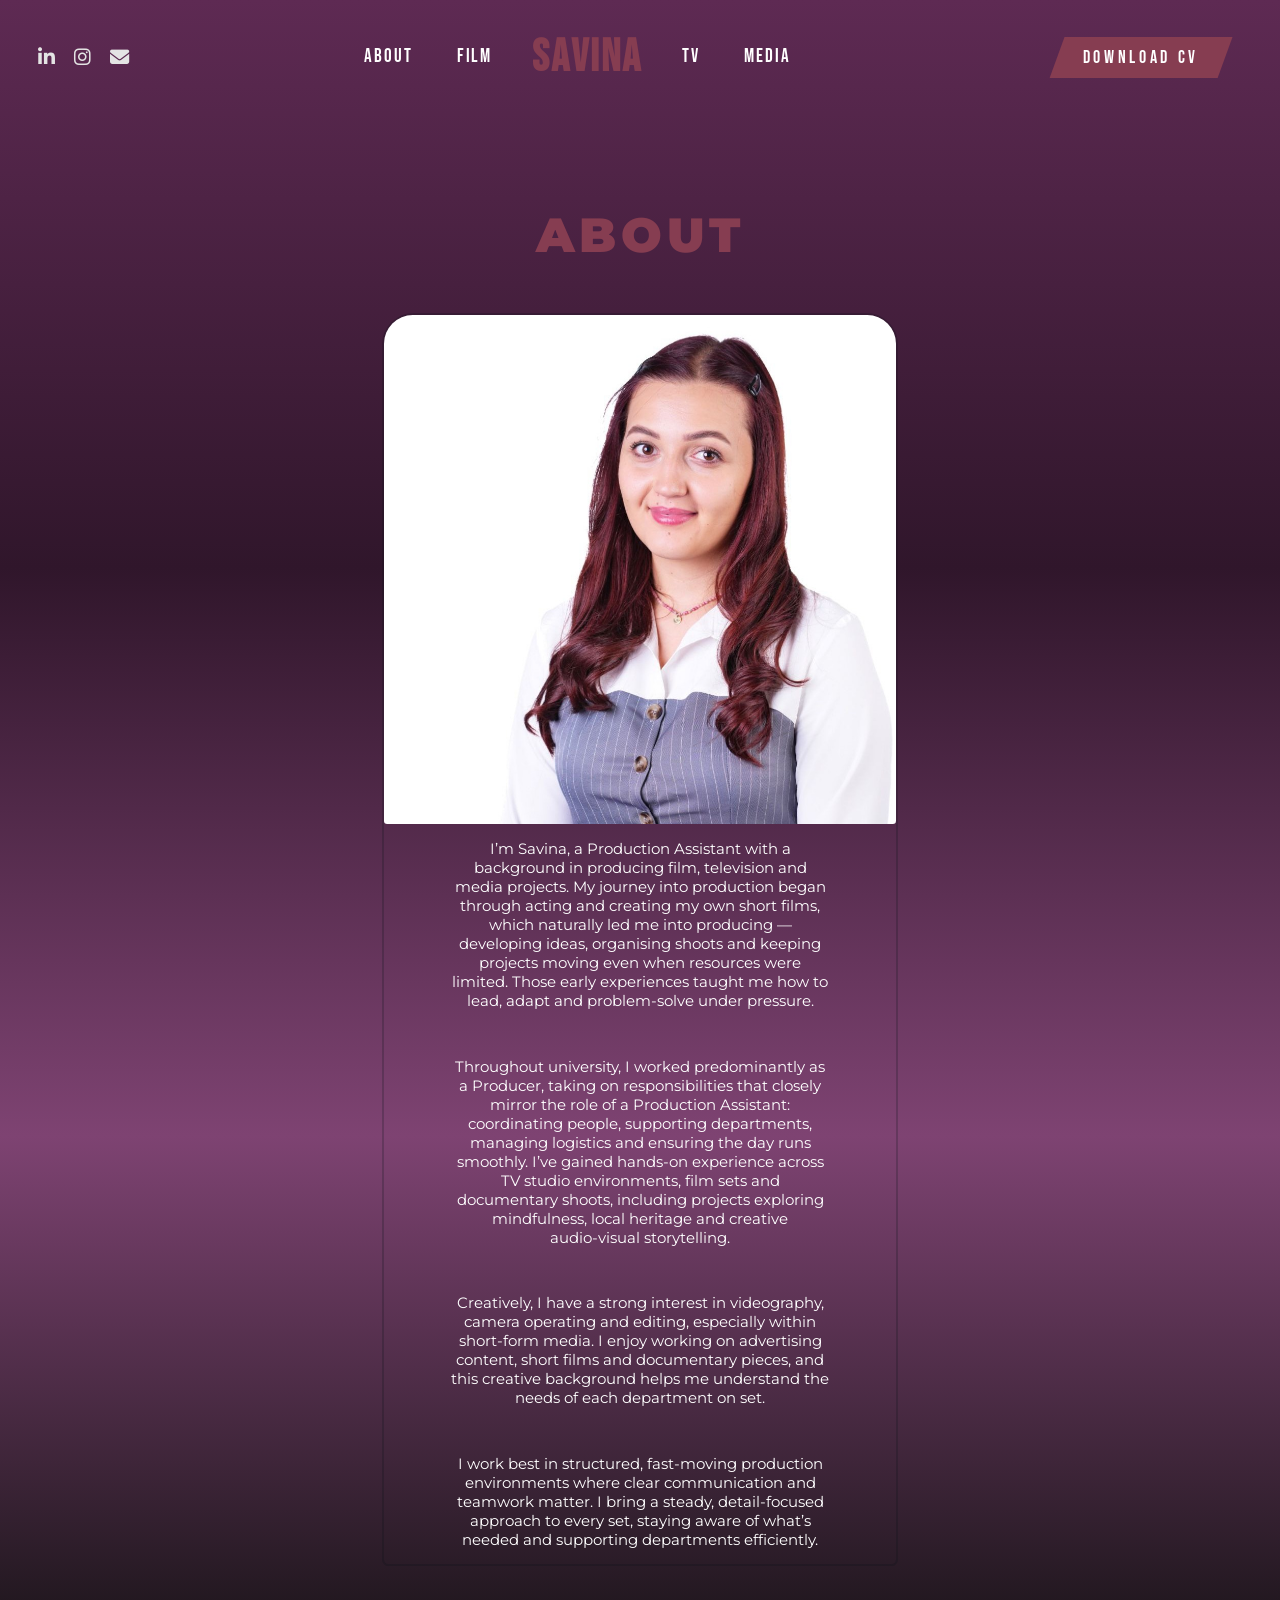
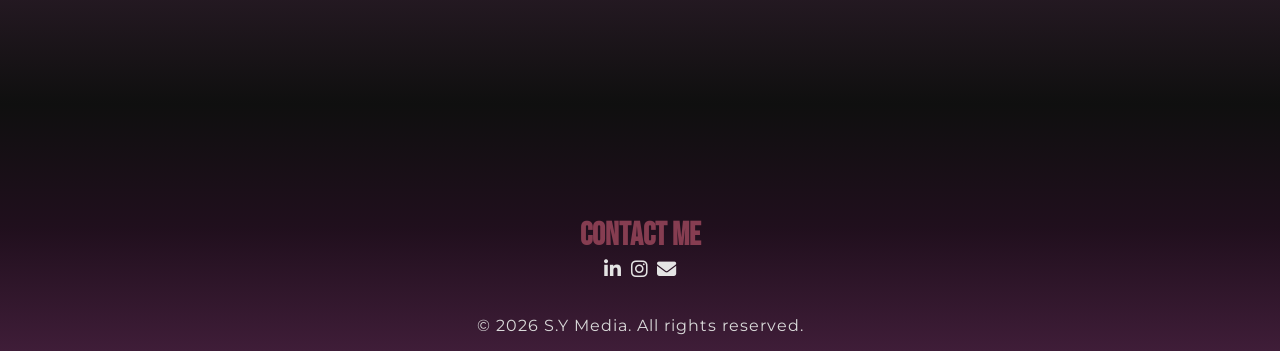
<file: about.html>
<!DOCTYPE html>
<html lang="en">

<head>
    <meta charset="UTF-8">
    <meta name="viewport" content="width=device-width, initial-scale=1.0">
    <title>About</title>
    <link rel="icon" type="image/png" href="./assets/imgs/web-icon.png">
    <link rel="stylesheet" href="style.css">
    <link rel="stylesheet" href="https://cdnjs.cloudflare.com/ajax/libs/font-awesome/6.5.1/css/all.min.css">
    <script src="script.js" defer></script>
</head>

<body>

    <div class="hero-about">
        <a class="expand-nav"></a>
        <nav>
            <a class="retract-nav"></a>
            <div class="icons">
                <a href="https://www.linkedin.com/in/savina-y/" target="_blank"><i
                        class="fa-brands fa-linkedin-in"></i></a>
                <a href="https://www.instagram.com/savina.y.media/" target="_blank"><i
                        class="fa-brands fa-instagram"></i></a>
                <a href="mailto:savina.yona@gmail.com"><i class="fa-solid fa-envelope"></i></a>
            </div>
            <ul>
                <li><a href="index.html" class="savina-navbar-mobile">Home</a></li>
                <li><a href="about.html" class="underline-anim">About</a></li>
                <li><a href="film.html" class="underline-anim">Film</a></li>
                <li class="hide-mobile"><a href="index.html" class="savina-navbar">Savina</a></li>
                <li><a href="tv.html" class="underline-anim">tv</a></li>
                <li><a href="media.html" class="underline-anim">media</a></li>
            </ul>
            <div class="cv">
                <a href="assets/Savina Yonashkova CV Production Manager.pdf"
                    download="assets/Savina Yonashkova CV Production Manager.pdf">
                    Download CV
                </a>
            </div>
        </nav>

        <header class="about">
            <h1>About</h1>
            <div class="about-container">
                <div class="about-writing">
                    <p>
                        I’m Savina, a Production Assistant with a background in producing film, television and media
                        projects. My journey into production began through acting and creating my own short films, which
                        naturally led me into producing — developing ideas, organising shoots and keeping projects
                        moving even when resources were limited. Those early experiences taught me how to lead, adapt
                        and problem‑solve under pressure.
                    </p>
                    <p>
                        Throughout university, I worked predominantly as a Producer, taking on responsibilities that
                        closely mirror the role of a Production Assistant: coordinating people, supporting departments,
                        managing logistics and ensuring the day runs smoothly. I’ve gained hands‑on experience across TV
                        studio environments, film sets and documentary shoots, including projects exploring mindfulness,
                        local heritage and creative audio‑visual storytelling.
                    </p>
                    <p>
                        Creatively, I have a strong interest in videography, camera operating and editing, especially
                        within short‑form media. I enjoy working on advertising content, short films and documentary
                        pieces, and this creative background helps me understand the needs of each department on set.
                    </p>
                    <p>
                        I work best in structured, fast‑moving production environments where clear communication and
                        teamwork matter. I bring a steady, detail‑focused approach to every set, staying aware of what’s
                        needed and supporting departments efficiently.
                    </p>
                </div>
                <img src="./assets/imgs/about-img.jpg" alt="Savina Yonashkova">
            </div>
        </header>
    </div>

    <footer>
        <div class="contact-me">
            <h1>Contact Me</h1>
            <div>
                <a href="https://www.linkedin.com/in/savina-y/" target="_blank"><i
                        class="fa-brands fa-linkedin-in"></i></a>
                <a href="https://www.instagram.com/savina.y.media/" target="_blank"><i
                        class="fa-brands fa-instagram"></i></a>
                <a href="mailto:savina.yona@gmail.com" target="_blank"><i class="fa-solid fa-envelope"></i></a>
            </div>
        </div>
        <p>&copy; 2026 S.Y Media. All rights reserved.</p>
    </footer>
</body>

</html>
</file>
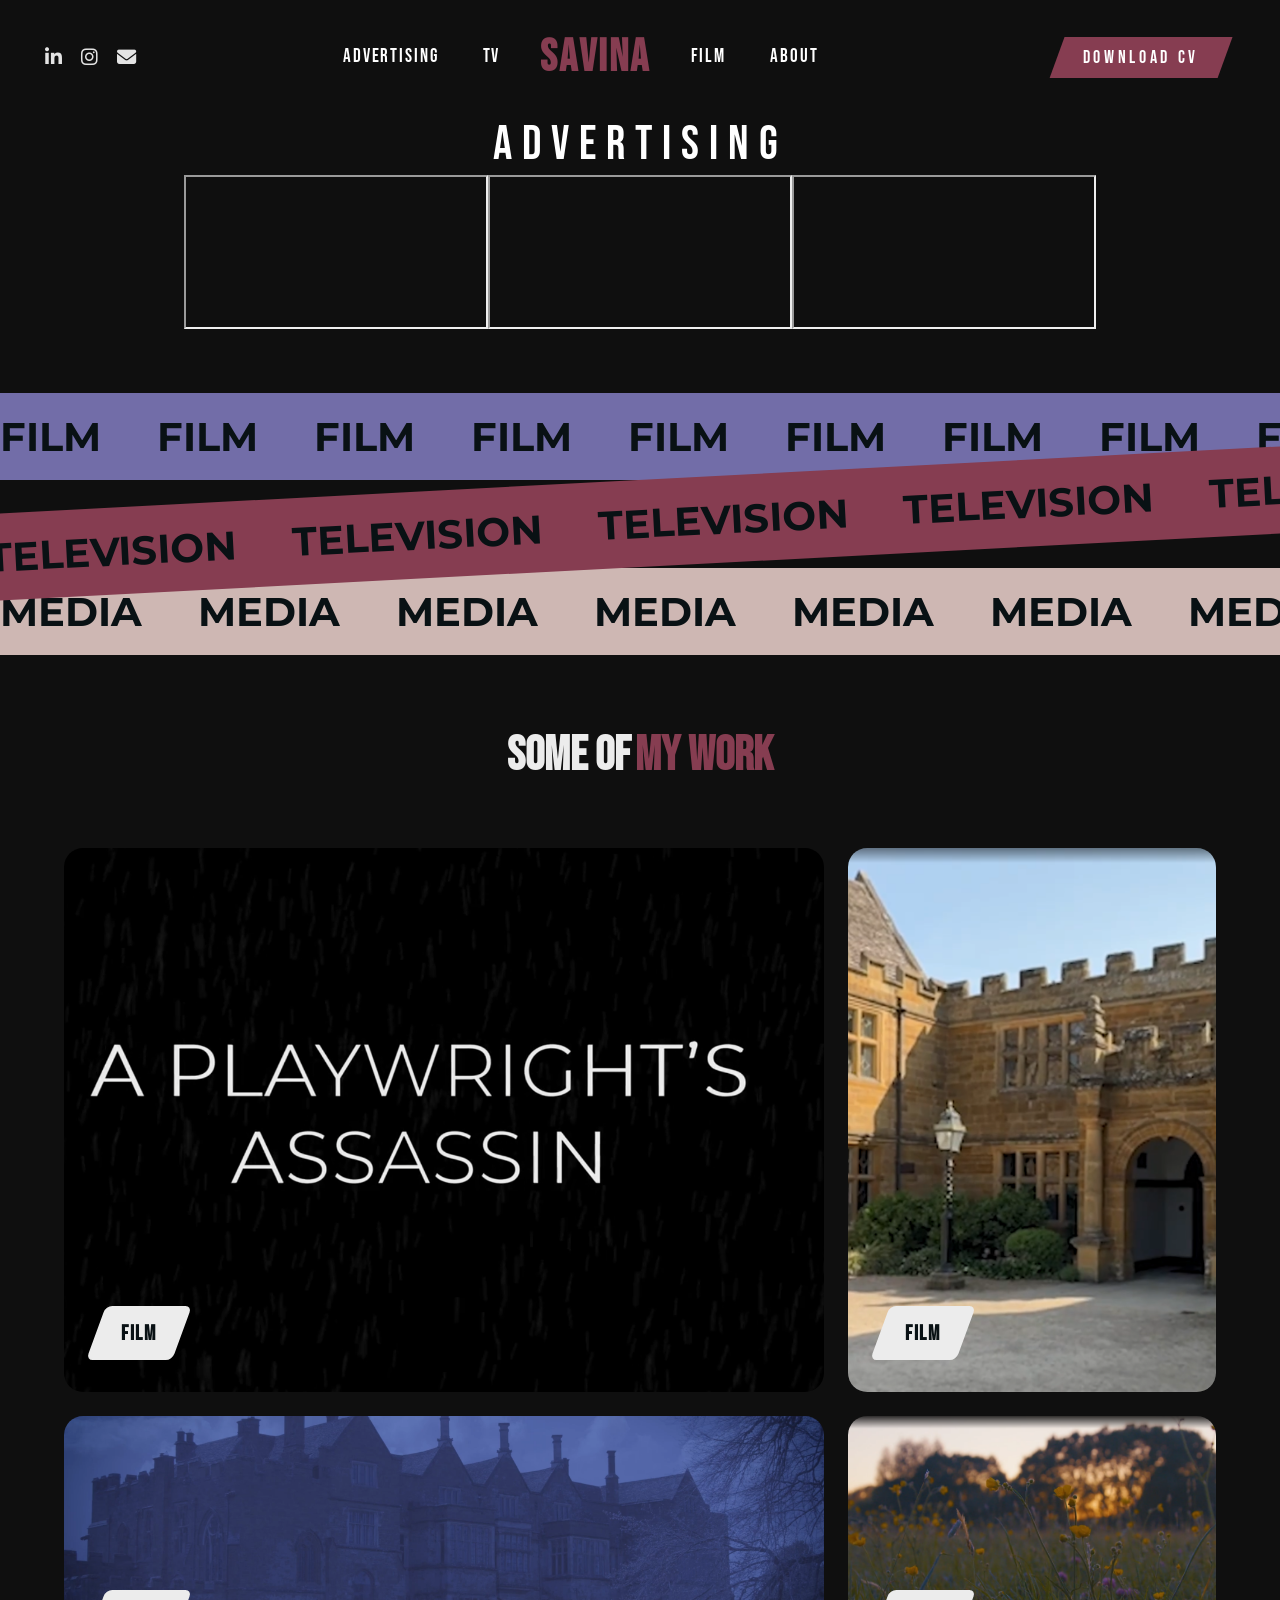
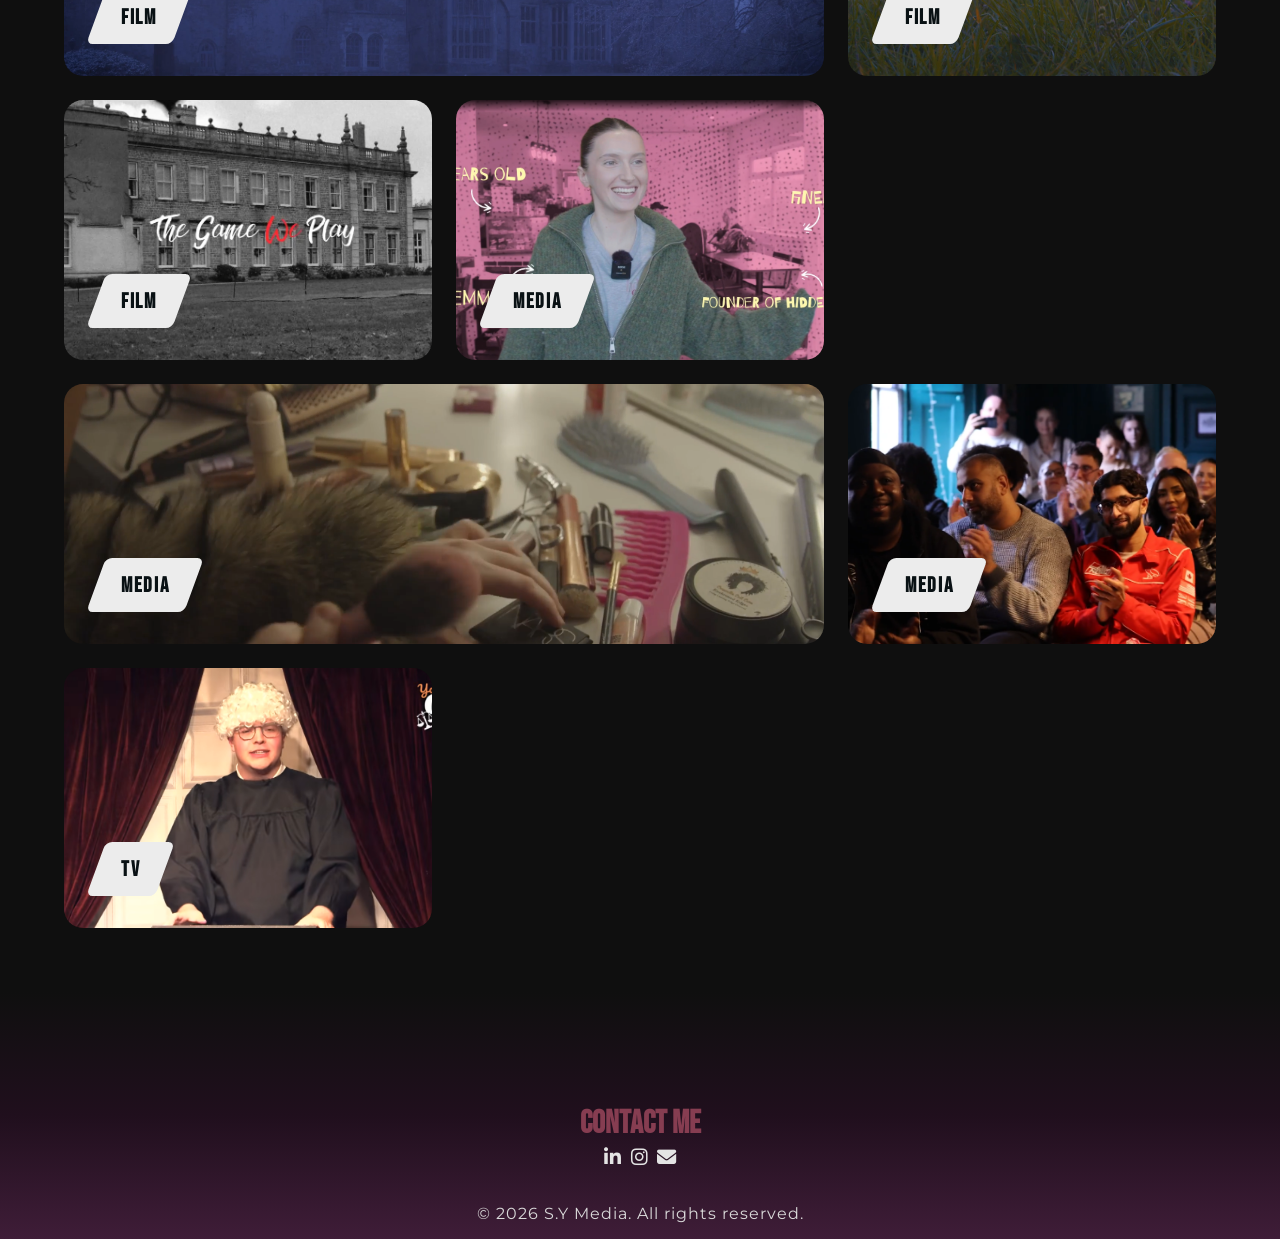
<file: advertising.html>
<!DOCTYPE html>
<html lang="en">

<head>
    <meta charset="UTF-8">
    <meta name="viewport" content="width=device-width, initial-scale=1.0">
    <title>Advertising</title>
    <link rel="stylesheet" href="style.css">
    <link rel="stylesheet" href="https://cdnjs.cloudflare.com/ajax/libs/font-awesome/6.5.1/css/all.min.css">
    <script src="script.js" defer></script>
</head>

<body>

    <div class="hero-advertising">
        <nav>
            <a class="expand-nav"></a>
            <a class="retract-nav"></a>
            <div class="icons">
                <a href="https://www.linkedin.com/in/savina-y/" target="_blank"><i
                        class="fa-brands fa-linkedin-in"></i></a>
                <a href="https://www.instagram.com/savina.y.media/" target="_blank"><i
                        class="fa-brands fa-instagram"></i></a>
                <a href="mailto:savina.yona@gmail.com"><i class="fa-solid fa-envelope"></i></a>
            </div>
            <ul>
                <li><a href="index.html" class="savina-navbar-mobile">Home</a></li>
                <li><a href="advertising.html" class="underline-anim">Advertising</a></li>
                <li><a href="tv.html" class="underline-anim">tv</a></li>
                <li class="hide-mobile"><a href="index.html" class="savina-navbar">Savina</a></li>
                <li><a href="film.html" class="underline-anim">Film</a></li>
                <li><a href="about.html" class="underline-anim">About</a></li>
            </ul>
            <div class="cv">
                <a href="assets/Savina Yonashkova CV Production Manager.pdf" download="assets/Savina Yonashkova CV Production Manager.pdf">
                    Download CV
                </a>
            </div>
        </nav>

        <header class="advertising">
            <h1>Advertising</h1>
            <div>
                <iframe id="kmsembed-0_q1c384b7"
                    src="https://mymedia.northampton.ac.uk/embed/secure/iframe/entryId/0_q1c384b7/uiConfId/23458795/st/0"
                    class="kmsembed" allow="autoplay *; fullscreen *; encrypted-media *"
                    referrerPolicy="no-referrer-when-downgrade"
                    sandbox="allow-downloads allow-forms allow-same-origin allow-scripts allow-top-navigation allow-pointer-lock allow-popups allow-modals allow-orientation-lock allow-popups-to-escape-sandbox allow-presentation allow-top-navigation-by-user-activation"
                    title="Clip of Hidden Gem Promotional Video"></iframe>

                <iframe id="kmsembed-0_t0i7faoh"
                    src="https://mymedia.northampton.ac.uk/embed/secure/iframe/entryId/0_t0i7faoh/uiConfId/23458795/st/0"
                    class="kmsembed" allow="autoplay *; fullscreen *; encrypted-media *"
                    referrerPolicy="no-referrer-when-downgrade"
                    sandbox="allow-downloads allow-forms allow-same-origin allow-scripts allow-top-navigation allow-pointer-lock allow-popups allow-modals allow-orientation-lock allow-popups-to-escape-sandbox allow-presentation allow-top-navigation-by-user-activation"
                    title="Clip of Hidden Gem Final Advert "></iframe>

                <iframe id="kmsembed-0_rfpkqokj"
                    src="https://mymedia.northampton.ac.uk/embed/secure/iframe/entryId/0_rfpkqokj/uiConfId/23458795/st/0"
                    class="kmsembed" allow="autoplay *; fullscreen *; encrypted-media *"
                    referrerPolicy="no-referrer-when-downgrade"
                    sandbox="allow-downloads allow-forms allow-same-origin allow-scripts allow-top-navigation allow-pointer-lock allow-popups allow-modals allow-orientation-lock allow-popups-to-escape-sandbox allow-presentation allow-top-navigation-by-user-activation"
                    title="BTS cam edit Sewing Stories event"></iframe>
            </div>
        </header>
    </div>


    <main>

        <div class="banners">
            <div class="banner banner-right">
                <div class="track">
                    <div class="group">
                        <span>FILM</span>
                        <span>FILM</span>
                        <span>FILM</span>
                        <span>FILM</span>
                        <span>FILM</span>
                        <span>FILM</span>
                        <span>FILM</span>
                        <span>FILM</span>
                    </div>

                    <div class="group" aria-hidden="true">
                        <span>FILM</span>
                        <span>FILM</span>
                        <span>FILM</span>
                        <span>FILM</span>
                        <span>FILM</span>
                        <span>FILM</span>
                        <span>FILM</span>
                        <span>FILM</span>
                    </div>
                </div>
            </div>

            <div class="banner banner-angled">
                <div class="track">
                    <div class="group">
                        <span>TELEVISION</span>
                        <span>TELEVISION</span>
                        <span>TELEVISION</span>
                        <span>TELEVISION</span>
                        <span>TELEVISION</span>
                        <span>TELEVISION</span>
                        <span>TELEVISION</span>
                        <span>TELEVISION</span>
                    </div>

                    <div class="group" aria-hidden="true">
                        <span>TELEVISION</span>
                        <span>TELEVISION</span>
                        <span>TELEVISION</span>
                        <span>TELEVISION</span>
                        <span>TELEVISION</span>
                        <span>TELEVISION</span>
                        <span>TELEVISION</span>
                        <span>TELEVISION</span>
                    </div>
                </div>
            </div>

            <div class="banner banner-left">
                <div class="track">
                    <div class="group">
                        <span>MEDIA</span>
                        <span>MEDIA</span>
                        <span>MEDIA</span>
                        <span>MEDIA</span>
                        <span>MEDIA</span>
                        <span>MEDIA</span>
                        <span>MEDIA</span>
                        <span>MEDIA</span>
                    </div>

                    <div class="group" aria-hidden="true">
                        <span>MEDIA</span>
                        <span>MEDIA</span>
                        <span>MEDIA</span>
                        <span>MEDIA</span>
                        <span>MEDIA</span>
                        <span>MEDIA</span>
                        <span>MEDIA</span>
                        <span>MEDIA</span>
                    </div>
                </div>
            </div>
        </div>

        <div class="my-work">
            <div class="work-title">
                <h1>some of</h1>
                <h1>my work</h1>
            </div>

            <div class="work-cards">

            </div>
        </div>
    </main>


    <footer>
        <div class="contact-me">
            <h1>Contact Me</h1>
            <div>
                <a href="https://www.linkedin.com/in/savina-y/" target="_blank"><i
                        class="fa-brands fa-linkedin-in"></i></a>
                <a href="https://www.instagram.com/savina.y.media/" target="_blank"><i
                        class="fa-brands fa-instagram"></i></a>
                <a href="mailto:savina.yona@gmail.com" target="_blank"><i class="fa-solid fa-envelope"></i></a>
            </div>
        </div>
        <p>&copy; 2026 S.Y Media. All rights reserved.</p>
    </footer>
</body>

</html>
</file>
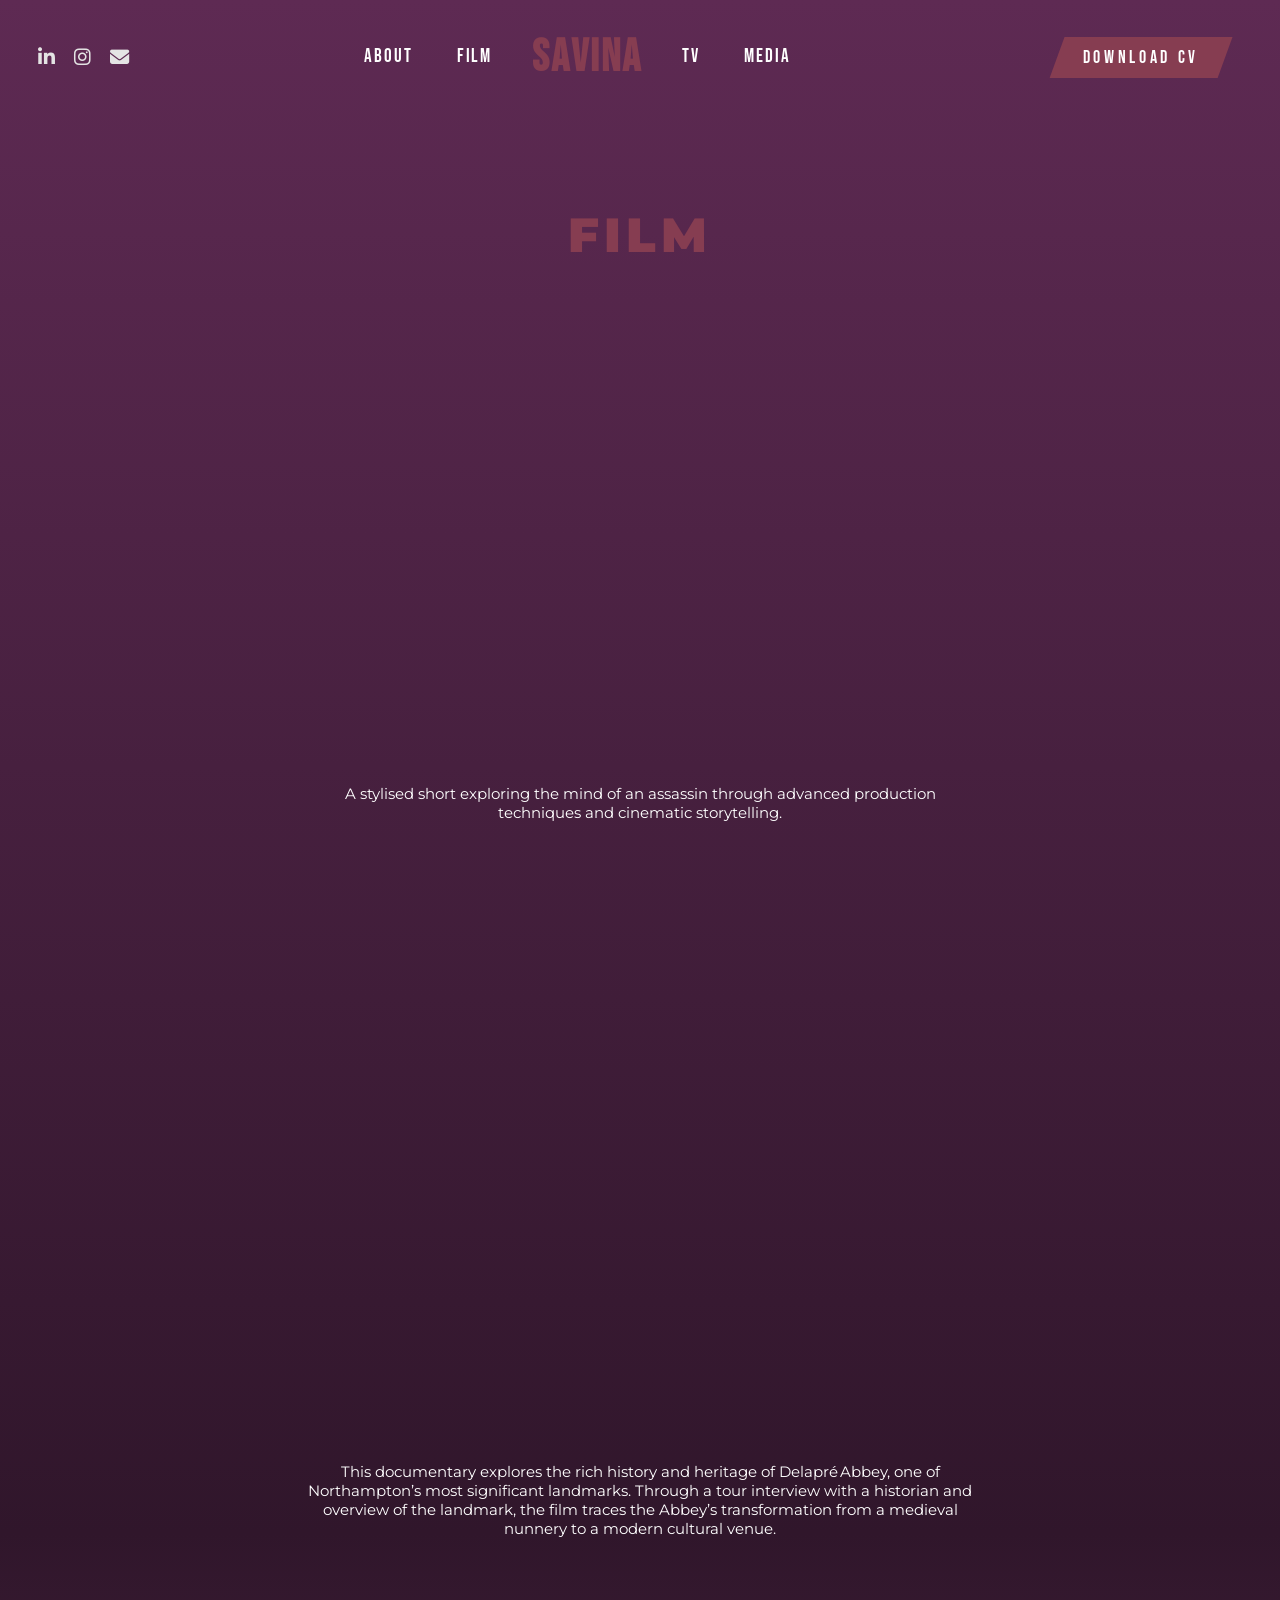
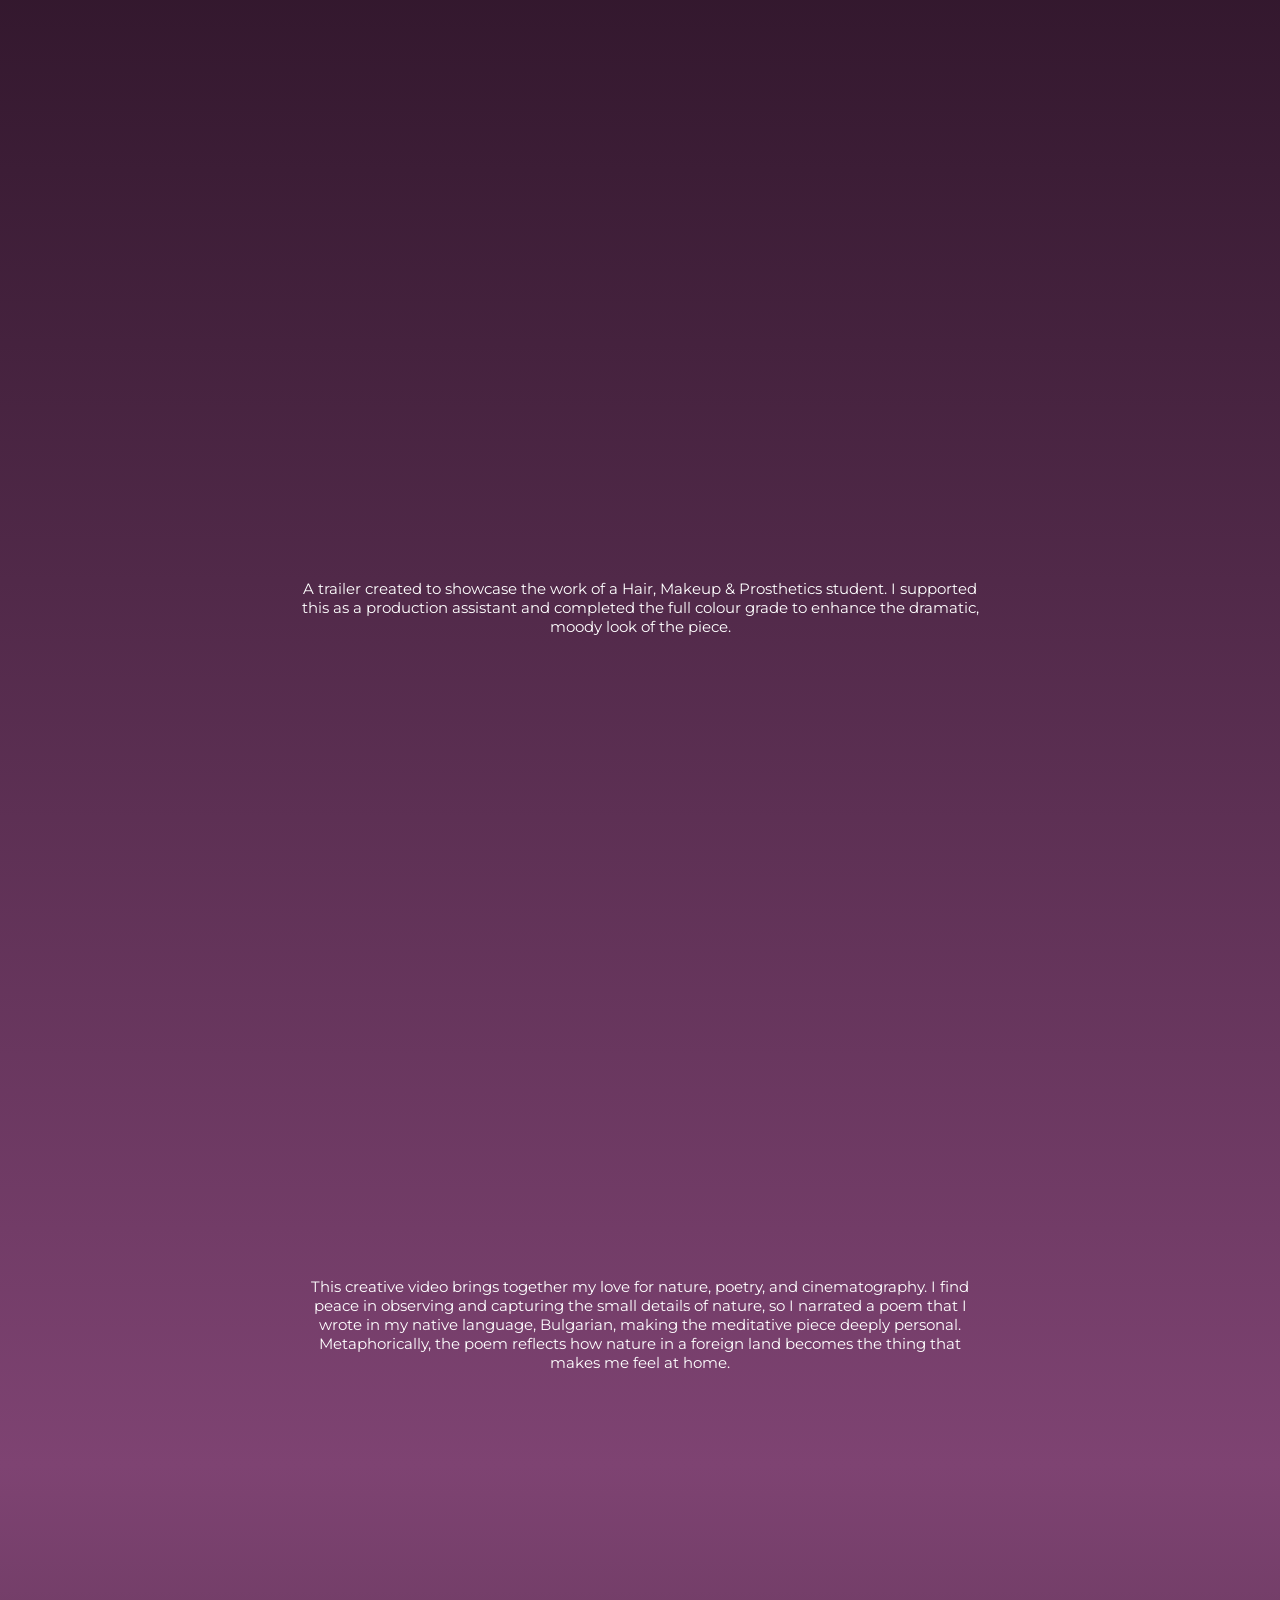
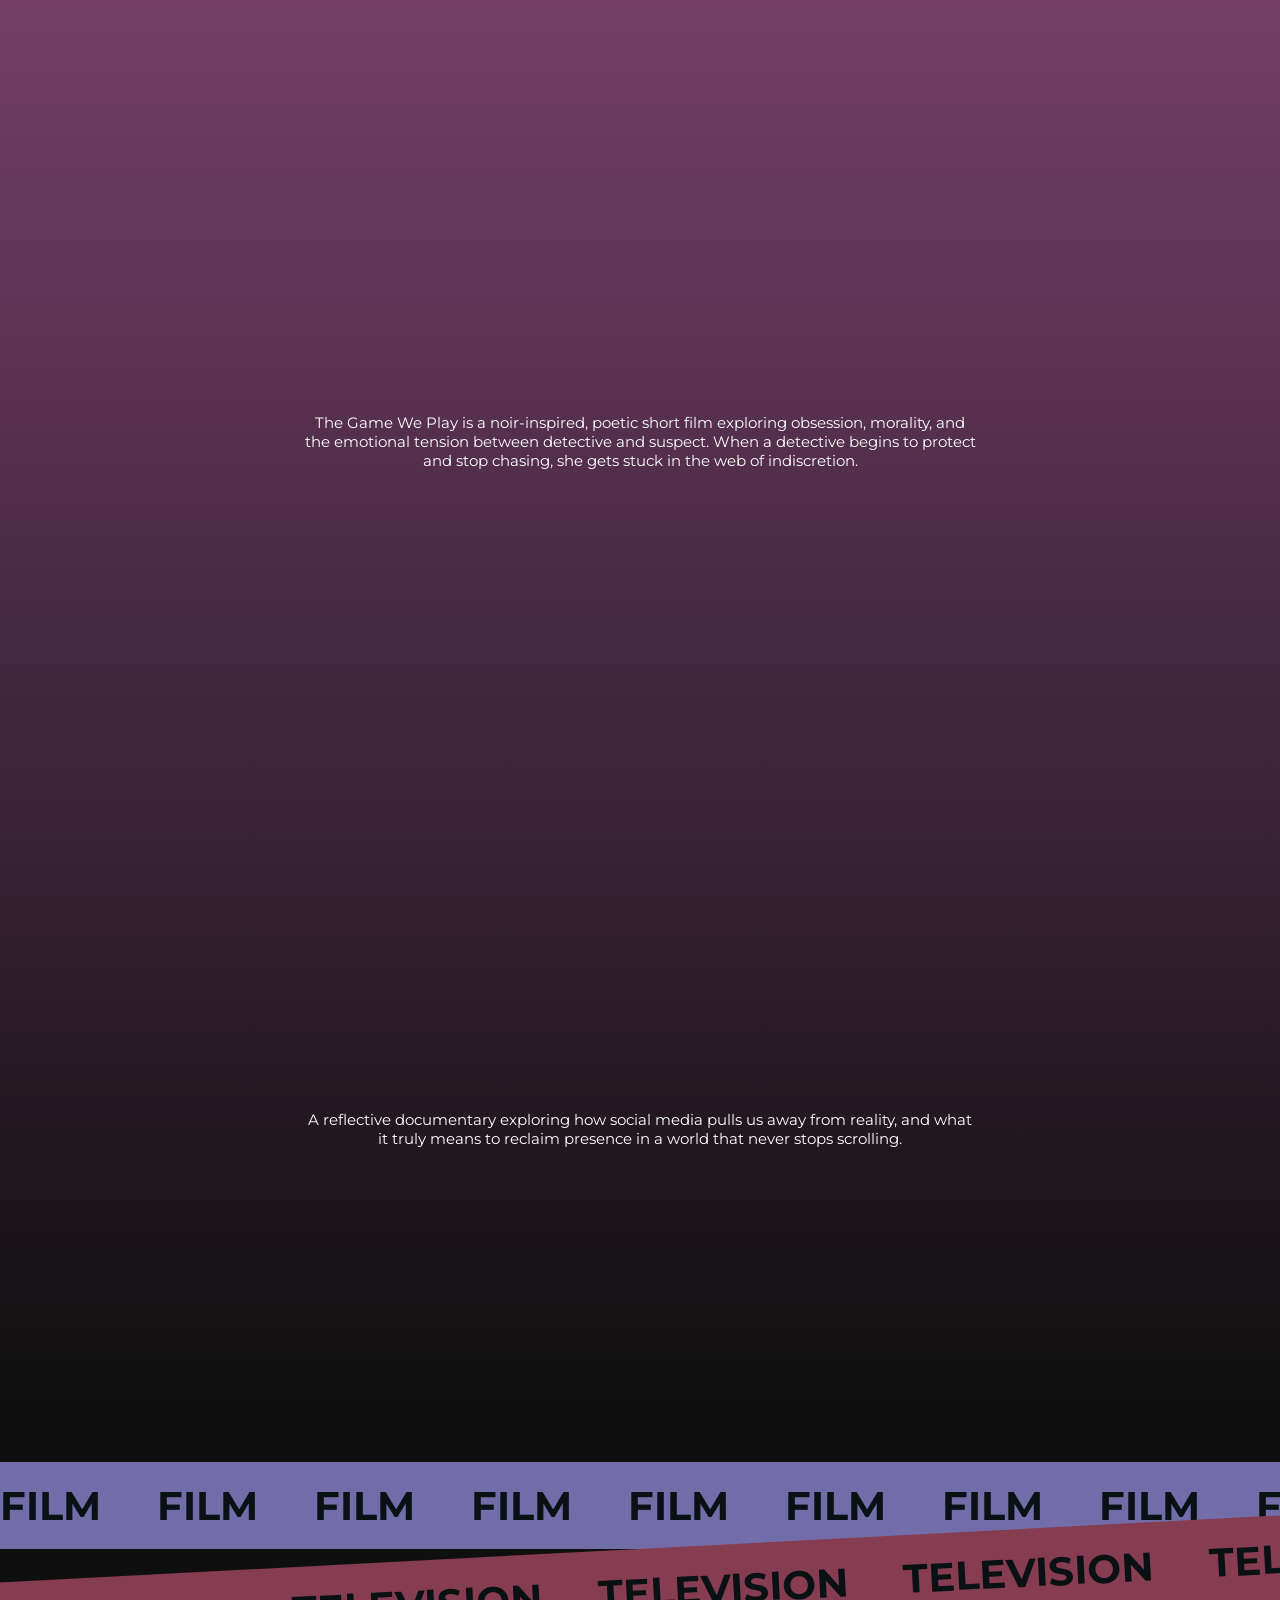
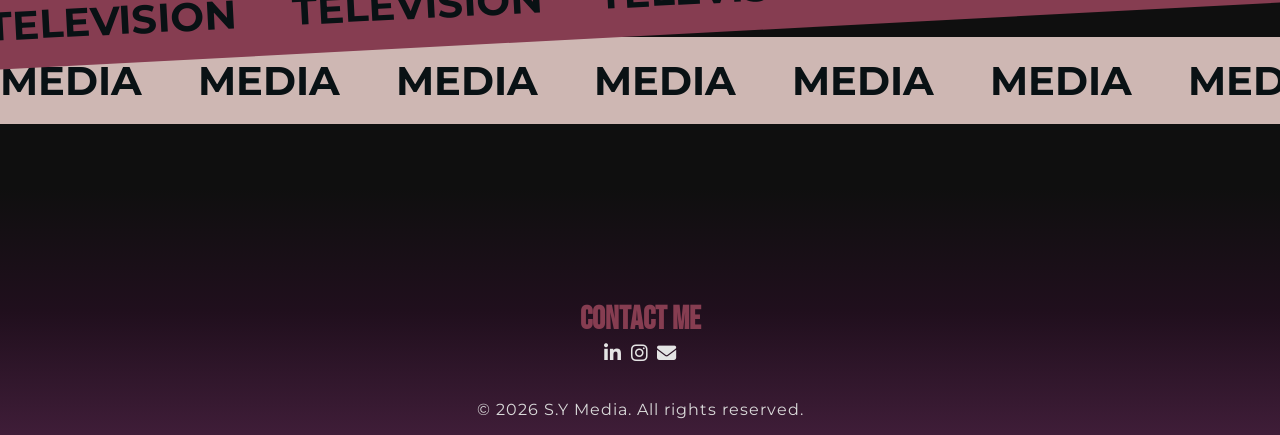
<file: film.html>
<!DOCTYPE html>
<html lang="en">

<head>
    <meta charset="UTF-8">
    <meta name="viewport" content="width=device-width, initial-scale=1.0">
    <title>Film</title>
    <link rel="icon" type="image/png" href="./assets/imgs/web-icon.png">
    <link rel="stylesheet" href="style.css">
    <link rel="stylesheet" href="https://cdnjs.cloudflare.com/ajax/libs/font-awesome/6.5.1/css/all.min.css">
    <script src="script.js" defer></script>
</head>

<body>

    <div class="hero-film">
        <a class="expand-nav"></a>
        <nav>
            <a class="retract-nav"></a>
            <div class="icons">
                <a href="https://www.linkedin.com/in/savina-y/" target="_blank"><i
                        class="fa-brands fa-linkedin-in"></i></a>
                <a href="https://www.instagram.com/savina.y.media/" target="_blank"><i
                        class="fa-brands fa-instagram"></i></a>
                <a href="mailto:savina.yona@gmail.com"><i class="fa-solid fa-envelope"></i></a>
            </div>
            <ul>
                <li><a href="index.html" class="savina-navbar-mobile">Home</a></li>
                <li><a href="about.html" class="underline-anim">About</a></li>
                <li><a href="film.html" class="underline-anim">Film</a></li>
                <li class="hide-mobile"><a href="index.html" class="savina-navbar">Savina</a></li>
                <li><a href="tv.html" class="underline-anim">tv</a></li>
                <li><a href="media.html" class="underline-anim">media</a></li>
            </ul>
            <div class="cv">
                <a href="assets/Savina Yonashkova CV Production Manager.pdf"
                    download="assets/Savina Yonashkova CV Production Manager.pdf">
                    Download CV
                </a>
            </div>
        </nav>

        <header class="film">
            <h1>Film</h1>
            <div>
                <iframe id="kmsembed-0_xoka932y"
                    src="https://mymedia.northampton.ac.uk/embed/secure/iframe/entryId/0_xoka932y/uiConfId/23458795/st/0"
                    class="kmsembed" allow="autoplay *; fullscreen *; encrypted-media *"
                    referrerPolicy="no-referrer-when-downgrade"
                    sandbox="allow-downloads allow-forms allow-same-origin allow-scripts allow-top-navigation allow-pointer-lock allow-popups allow-modals allow-orientation-lock allow-popups-to-escape-sandbox allow-presentation allow-top-navigation-by-user-activation"
                    title="Clip of A Playwright's Assassin - A short film."></iframe>
                <p>A stylised short exploring the mind of an assassin through advanced production techniques and
                    cinematic storytelling.  </p>

                <iframe id="kmsembed-0_yqrmsmb4"
                    src="https://mymedia.northampton.ac.uk/embed/secure/iframe/entryId/0_yqrmsmb4/uiConfId/23458795/st/0"
                    class="kmsembed" allow="autoplay *; fullscreen *; encrypted-media *"
                    referrerPolicy="no-referrer-when-downgrade"
                    sandbox="allow-downloads allow-forms allow-same-origin allow-scripts allow-top-navigation allow-pointer-lock allow-popups allow-modals allow-orientation-lock allow-popups-to-escape-sandbox allow-presentation allow-top-navigation-by-user-activation"
                    title="Clip of History and Heritage of Delapre Abbey"></iframe>
                <p>This documentary explores the rich history and heritage of Delapré Abbey, one of Northampton’s most
                    significant landmarks. Through a tour interview with a historian and overview of the landmark, the film traces the Abbey’s
                    transformation from a medieval nunnery to a modern cultural venue.</p>

                <iframe id="kmsembed-0_sugarupt"
                    src="https://mymedia.northampton.ac.uk/embed/secure/iframe/entryId/0_sugarupt/uiConfId/23458795/st/0"
                    class="kmsembed" allow="autoplay *; fullscreen *; encrypted-media *"
                    referrerPolicy="no-referrer-when-downgrade"
                    sandbox="allow-downloads allow-forms allow-same-origin allow-scripts allow-top-navigation allow-pointer-lock allow-popups allow-modals allow-orientation-lock allow-popups-to-escape-sandbox allow-presentation allow-top-navigation-by-user-activation"
                    title="Descendants (The tale of Grimhilde)"></iframe>
                <p> A  trailer created to showcase the work of a Hair, Makeup & Prosthetics student.
                    I supported this as a production assistant and completed the full colour grade to enhance the dramatic,
                    moody look of the piece. </p>

                <iframe id="kmsembed-0_y54urjjr"
                    src="https://mymedia.northampton.ac.uk/embed/secure/iframe/entryId/0_y54urjjr/uiConfId/23458795/st/0"
                    class="kmsembed" allow="autoplay *; fullscreen *; encrypted-media *"
                    referrerPolicy="no-referrer-when-downgrade"
                    sandbox="allow-downloads allow-forms allow-same-origin allow-scripts allow-top-navigation allow-pointer-lock allow-popups allow-modals allow-orientation-lock allow-popups-to-escape-sandbox allow-presentation allow-top-navigation-by-user-activation"
                    title="Echos of my homeland final export"></iframe>
                <p>This creative video brings together my love for nature, poetry, and cinematography. I find peace in
                    observing and capturing the small details of nature, so I narrated a poem that I wrote in my
                    native language, Bulgarian, making the meditative piece deeply personal. Metaphorically, the poem
                    reflects how nature in a foreign land becomes the thing that makes me feel at home. </p>


                <iframe id="kmsembed-0_74zu1nev"
                    src="https://mymedia.northampton.ac.uk/embed/secure/iframe/entryId/0_74zu1nev/uiConfId/23458795/st/0"
                    class="kmsembed" allow="autoplay *; fullscreen *; encrypted-media *"
                    referrerPolicy="no-referrer-when-downgrade"
                    sandbox="allow-downloads allow-forms allow-same-origin allow-scripts allow-top-navigation allow-pointer-lock allow-popups allow-modals allow-orientation-lock allow-popups-to-escape-sandbox allow-presentation allow-top-navigation-by-user-activation"
                    title="The Game We Play"></iframe>
                <p>The Game We Play is a noir‑inspired, poetic short film exploring obsession, morality, and the
                    emotional tension between detective and suspect. When a detective begins to protect and stop chasing,
                    she gets stuck in the web of indiscretion.  </p>


                <iframe id="kmsembed-0_3si94vrq"
                    src="https://mymedia.northampton.ac.uk/embed/secure/iframe/entryId/0_3si94vrq/uiConfId/23458795/st/0"
                    class="kmsembed" allow="autoplay *; fullscreen *; encrypted-media *"
                    referrerPolicy="no-referrer-when-downgrade"
                    sandbox="allow-downloads allow-forms allow-same-origin allow-scripts allow-top-navigation allow-pointer-lock allow-popups allow-modals allow-orientation-lock allow-popups-to-escape-sandbox allow-presentation allow-top-navigation-by-user-activation"
                    title="The Art of Being Present-Mindfulness"></iframe>
                <p>A reflective documentary exploring how social media pulls us away from reality, and what it truly
                    means to reclaim presence in a world that never stops scrolling. </p>
            </div>
        </header>
    </div>


    <main>
        <div class="banners">
            <div class="banner banner-right">
                <div class="track">
                    <div class="group">
                        <span>FILM</span>
                        <span>FILM</span>
                        <span>FILM</span>
                        <span>FILM</span>
                        <span>FILM</span>
                        <span>FILM</span>
                        <span>FILM</span>
                        <span>FILM</span>
                    </div>

                    <div class="group" aria-hidden="true">
                        <span>FILM</span>
                        <span>FILM</span>
                        <span>FILM</span>
                        <span>FILM</span>
                        <span>FILM</span>
                        <span>FILM</span>
                        <span>FILM</span>
                        <span>FILM</span>
                    </div>
                </div>
            </div>

            <div class="banner banner-angled">
                <div class="track">
                    <div class="group">
                        <span>TELEVISION</span>
                        <span>TELEVISION</span>
                        <span>TELEVISION</span>
                        <span>TELEVISION</span>
                        <span>TELEVISION</span>
                        <span>TELEVISION</span>
                        <span>TELEVISION</span>
                        <span>TELEVISION</span>
                    </div>

                    <div class="group" aria-hidden="true">
                        <span>TELEVISION</span>
                        <span>TELEVISION</span>
                        <span>TELEVISION</span>
                        <span>TELEVISION</span>
                        <span>TELEVISION</span>
                        <span>TELEVISION</span>
                        <span>TELEVISION</span>
                        <span>TELEVISION</span>
                    </div>
                </div>
            </div>

            <div class="banner banner-left">
                <div class="track">
                    <div class="group">
                        <span>MEDIA</span>
                        <span>MEDIA</span>
                        <span>MEDIA</span>
                        <span>MEDIA</span>
                        <span>MEDIA</span>
                        <span>MEDIA</span>
                        <span>MEDIA</span>
                        <span>MEDIA</span>
                    </div>

                    <div class="group" aria-hidden="true">
                        <span>MEDIA</span>
                        <span>MEDIA</span>
                        <span>MEDIA</span>
                        <span>MEDIA</span>
                        <span>MEDIA</span>
                        <span>MEDIA</span>
                        <span>MEDIA</span>
                        <span>MEDIA</span>
                    </div>
                </div>
            </div>
        </div>
    </main>


    <footer>
        <div class="contact-me">
            <h1>Contact Me</h1>
            <div>
                <a href="https://www.linkedin.com/in/savina-y/" target="_blank"><i
                        class="fa-brands fa-linkedin-in"></i></a>
                <a href="https://www.instagram.com/savina.y.media/" target="_blank"><i
                        class="fa-brands fa-instagram"></i></a>
                <a href="mailto:savina.yona@gmail.com" target="_blank"><i class="fa-solid fa-envelope"></i></a>
            </div>
        </div>
        <p>&copy; 2026 S.Y Media. All rights reserved.</p>
    </footer>
</body>

</html>
</file>
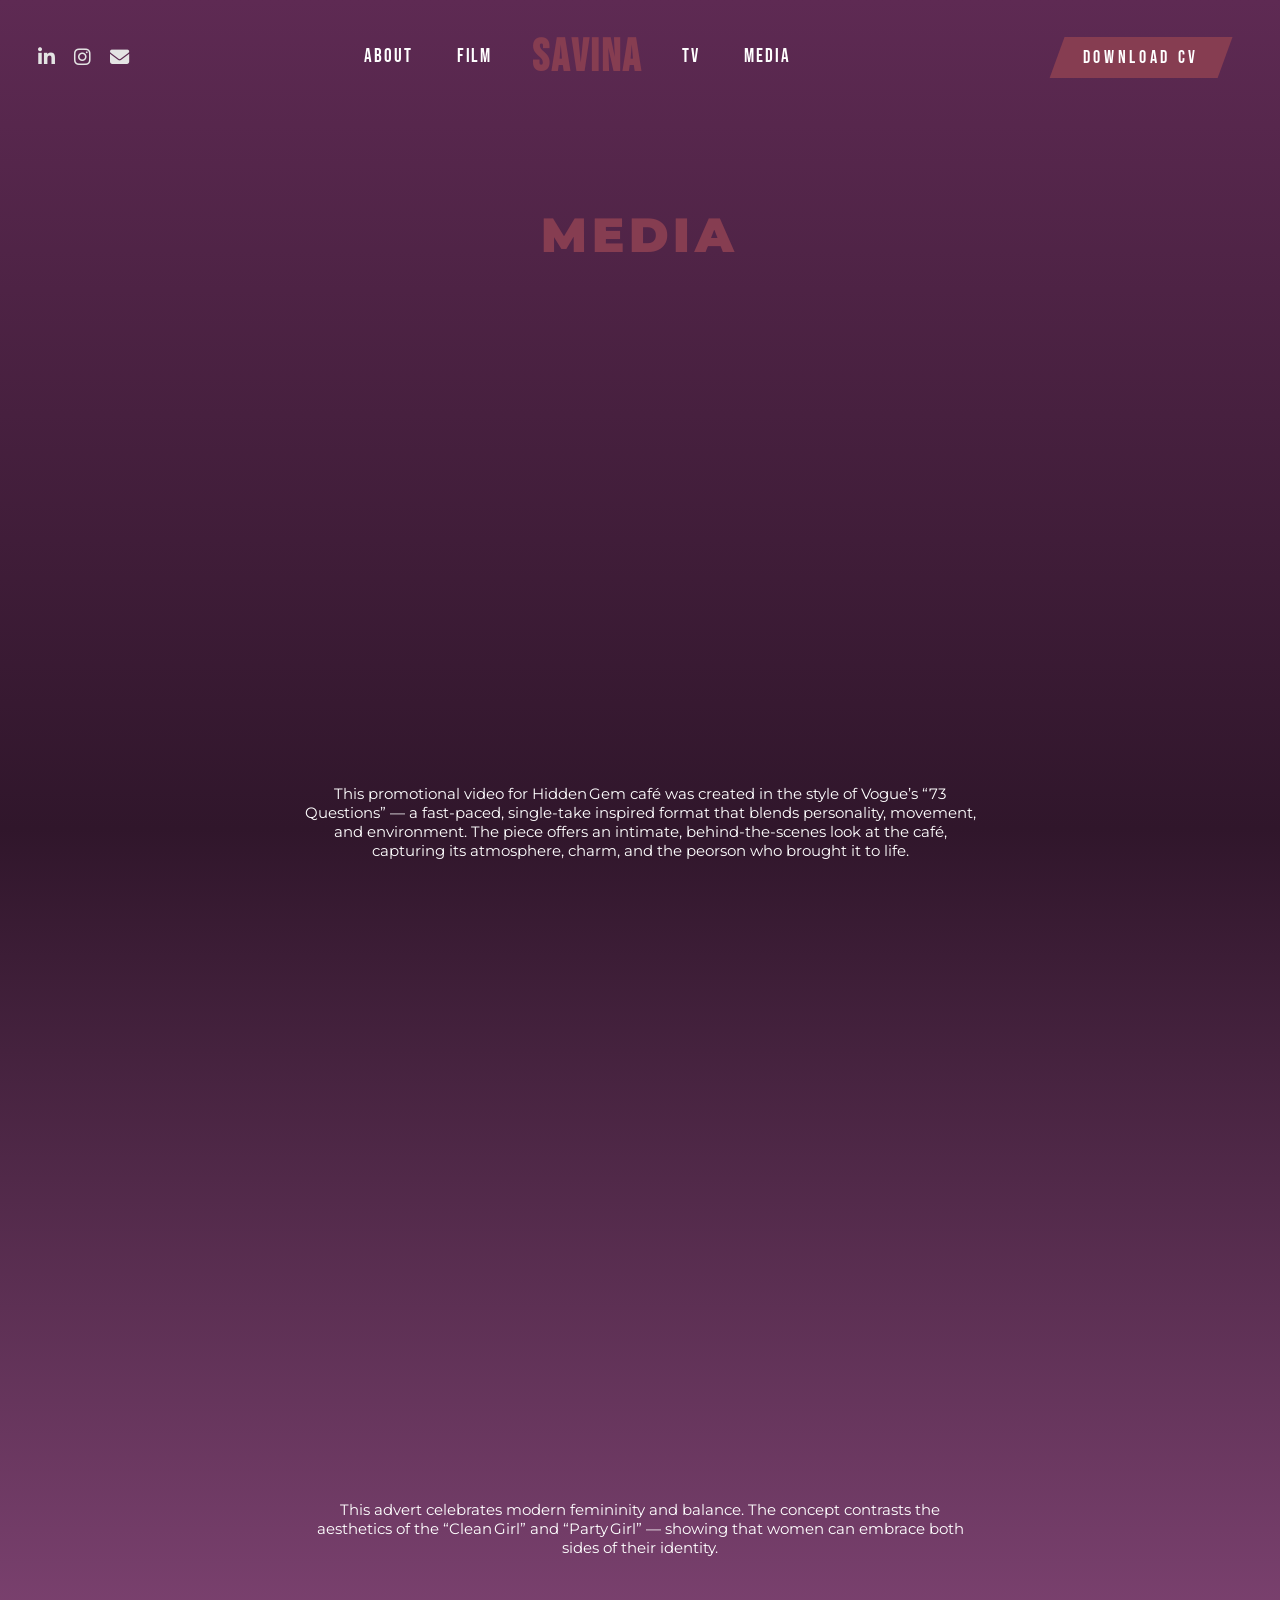
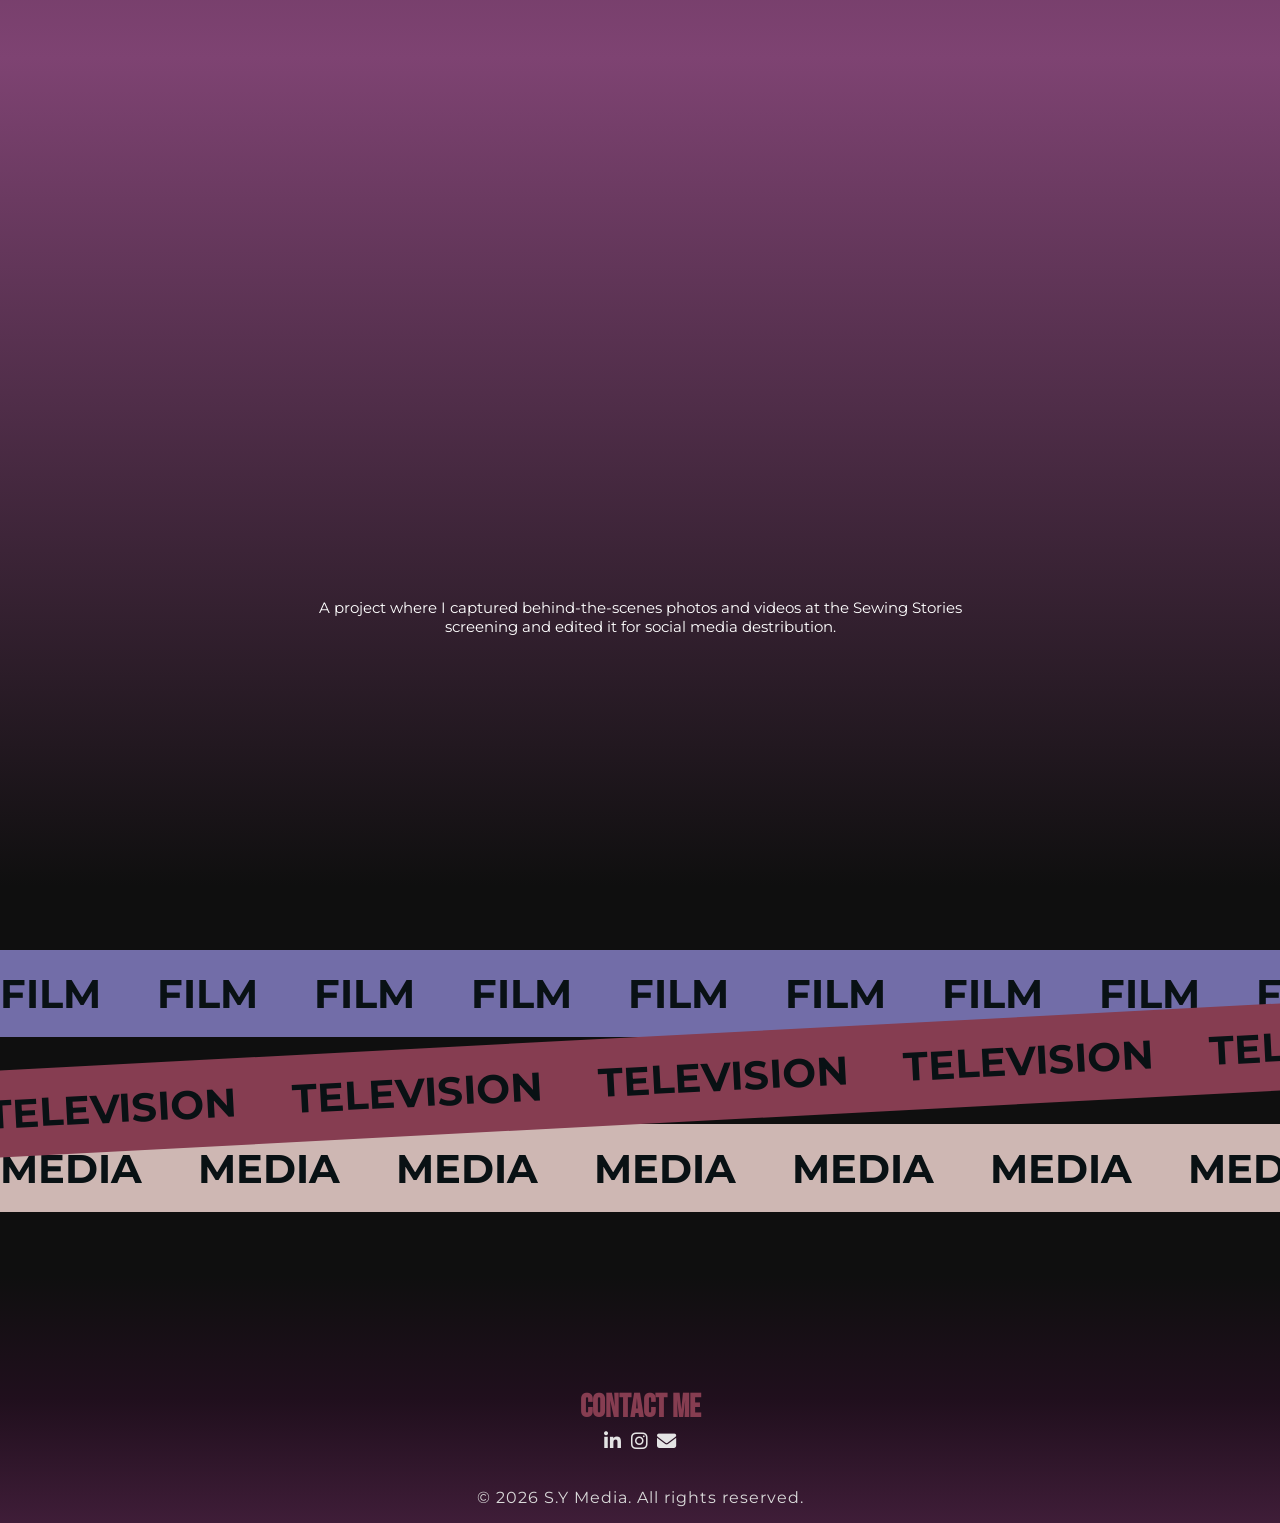
<file: media.html>
<!DOCTYPE html>
<html lang="en">

<head>
    <meta charset="UTF-8">
    <meta name="viewport" content="width=device-width, initial-scale=1.0">
    <title>media</title>
    <link rel="icon" type="image/png" href="./assets/imgs/web-icon.png">
    <link rel="stylesheet" href="style.css">
    <link rel="stylesheet" href="https://cdnjs.cloudflare.com/ajax/libs/font-awesome/6.5.1/css/all.min.css">
    <script src="script.js" defer></script>
</head>

<body>

    <div class="hero-media">
        <a class="expand-nav"></a>
        <nav>
            <a class="retract-nav"></a>
            <div class="icons">
                <a href="https://www.linkedin.com/in/savina-y/" target="_blank"><i
                        class="fa-brands fa-linkedin-in"></i></a>
                <a href="https://www.instagram.com/savina.y.media/" target="_blank"><i
                        class="fa-brands fa-instagram"></i></a>
                <a href="mailto:savina.yona@gmail.com"><i class="fa-solid fa-envelope"></i></a>
            </div>
            <ul>
                <li><a href="index.html" class="savina-navbar-mobile">Home</a></li>
                <li><a href="about.html" class="underline-anim">About</a></li>
                <li><a href="film.html" class="underline-anim">Film</a></li>
                <li class="hide-mobile"><a href="index.html" class="savina-navbar">Savina</a></li>
                <li><a href="tv.html" class="underline-anim">tv</a></li>
                <li><a href="media.html" class="underline-anim">media</a></li>
            </ul>
            <div class="cv">
                <a href="assets/Savina Yonashkova CV Production Manager.pdf"
                    download="assets/Savina Yonashkova CV Production Manager.pdf">
                    Download CV
                </a>
            </div>
        </nav>

        <header class="media">
            <h1>media</h1>
            <div>
                <iframe id="kmsembed-0_q1c384b7"
                    src="https://mymedia.northampton.ac.uk/embed/secure/iframe/entryId/0_q1c384b7/uiConfId/23458795/st/0"
                    class="kmsembed" allow="autoplay *; fullscreen *; encrypted-media *"
                    referrerPolicy="no-referrer-when-downgrade"
                    sandbox="allow-downloads allow-forms allow-same-origin allow-scripts allow-top-navigation allow-pointer-lock allow-popups allow-modals allow-orientation-lock allow-popups-to-escape-sandbox allow-presentation allow-top-navigation-by-user-activation"
                    title="Clip of Hidden Gem Promotional Video"></iframe>
                <p> This promotional video for Hidden Gem café was created in the style of Vogue’s “73 Questions” — a
                    fast‑paced, single‑take inspired format that blends personality, movement, and environment. The
                    piece offers an intimate, behind‑the‑scenes look at the café, capturing its atmosphere, charm, and
                    the peorson who brought it to life. </p>

                <iframe id="kmsembed-0_t0i7faoh"
                    src="https://mymedia.northampton.ac.uk/embed/secure/iframe/entryId/0_t0i7faoh/uiConfId/23458795/st/0"
                    class="kmsembed" allow="autoplay *; fullscreen *; encrypted-media *"
                    referrerPolicy="no-referrer-when-downgrade"
                    sandbox="allow-downloads allow-forms allow-same-origin allow-scripts allow-top-navigation allow-pointer-lock allow-popups allow-modals allow-orientation-lock allow-popups-to-escape-sandbox allow-presentation allow-top-navigation-by-user-activation"
                    title="Clip of Hidden Gem Final Advert "></iframe>
                <p>This advert celebrates modern femininity and balance. The concept
                    contrasts the aesthetics of the “Clean Girl” and “Party Girl” — showing that women can embrace both
                    sides of their identity.</p>

                    <iframe id="kmsembed-0_rfpkqokj"
                        src="https://mymedia.northampton.ac.uk/embed/secure/iframe/entryId/0_rfpkqokj/uiConfId/23458795/st/0"
                        class="kmsembed" allow="autoplay *; fullscreen *; encrypted-media *"
                        referrerPolicy="no-referrer-when-downgrade"
                        sandbox="allow-downloads allow-forms allow-same-origin allow-scripts allow-top-navigation allow-pointer-lock allow-popups allow-modals allow-orientation-lock allow-popups-to-escape-sandbox allow-presentation allow-top-navigation-by-user-activation"
                        title="BTS cam edit Sewing Stories event"></iframe>
                <p>A project where I captured behind‑the‑scenes photos and videos at the Sewing Stories screening and
                    edited it for social media destribution.</p>

            </div>
        </header>
    </div>


    <main>
        <div class="banners">
            <div class="banner banner-right">
                <div class="track">
                    <div class="group">
                        <span>FILM</span>
                        <span>FILM</span>
                        <span>FILM</span>
                        <span>FILM</span>
                        <span>FILM</span>
                        <span>FILM</span>
                        <span>FILM</span>
                        <span>FILM</span>
                    </div>

                    <div class="group" aria-hidden="true">
                        <span>FILM</span>
                        <span>FILM</span>
                        <span>FILM</span>
                        <span>FILM</span>
                        <span>FILM</span>
                        <span>FILM</span>
                        <span>FILM</span>
                        <span>FILM</span>
                    </div>
                </div>
            </div>

            <div class="banner banner-angled">
                <div class="track">
                    <div class="group">
                        <span>TELEVISION</span>
                        <span>TELEVISION</span>
                        <span>TELEVISION</span>
                        <span>TELEVISION</span>
                        <span>TELEVISION</span>
                        <span>TELEVISION</span>
                        <span>TELEVISION</span>
                        <span>TELEVISION</span>
                    </div>

                    <div class="group" aria-hidden="true">
                        <span>TELEVISION</span>
                        <span>TELEVISION</span>
                        <span>TELEVISION</span>
                        <span>TELEVISION</span>
                        <span>TELEVISION</span>
                        <span>TELEVISION</span>
                        <span>TELEVISION</span>
                        <span>TELEVISION</span>
                    </div>
                </div>
            </div>

            <div class="banner banner-left">
                <div class="track">
                    <div class="group">
                        <span>MEDIA</span>
                        <span>MEDIA</span>
                        <span>MEDIA</span>
                        <span>MEDIA</span>
                        <span>MEDIA</span>
                        <span>MEDIA</span>
                        <span>MEDIA</span>
                        <span>MEDIA</span>
                    </div>

                    <div class="group" aria-hidden="true">
                        <span>MEDIA</span>
                        <span>MEDIA</span>
                        <span>MEDIA</span>
                        <span>MEDIA</span>
                        <span>MEDIA</span>
                        <span>MEDIA</span>
                        <span>MEDIA</span>
                        <span>MEDIA</span>
                    </div>
                </div>
            </div>
        </div>
    </main>


    <footer>
        <div class="contact-me">
            <h1>Contact Me</h1>
            <div>
                <a href="https://www.linkedin.com/in/savina-y/" target="_blank"><i
                        class="fa-brands fa-linkedin-in"></i></a>
                <a href="https://www.instagram.com/savina.y.media/" target="_blank"><i
                        class="fa-brands fa-instagram"></i></a>
                <a href="mailto:savina.yona@gmail.com" target="_blank"><i class="fa-solid fa-envelope"></i></a>
            </div>
        </div>
        <p>&copy; 2026 S.Y Media. All rights reserved.</p>
    </footer>
</body>

</html>
</file>
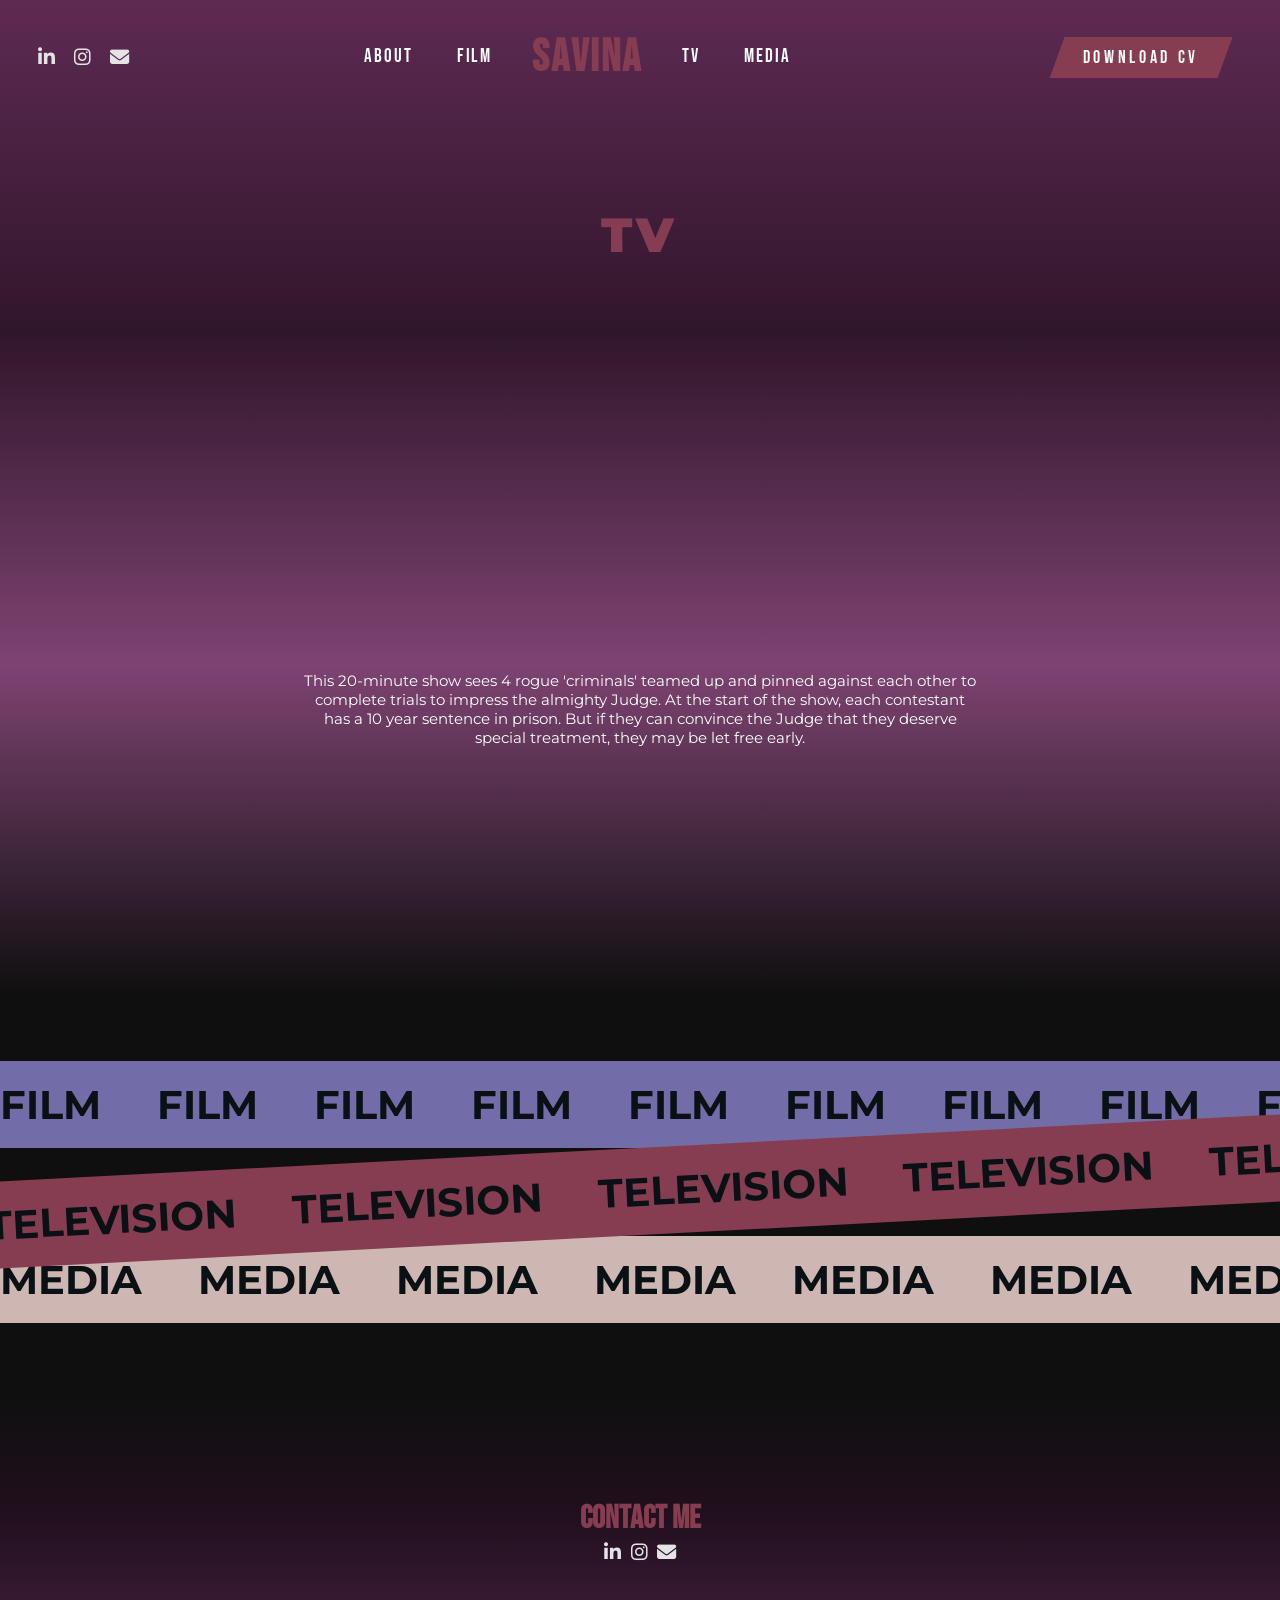
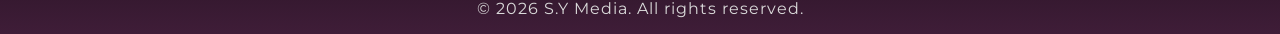
<file: tv.html>
<!DOCTYPE html>
<html lang="en">

<head>
    <meta charset="UTF-8">
    <meta name="viewport" content="width=device-width, initial-scale=1.0">
    <title>tv</title>
    <link rel="icon" type="image/png" href="./assets/imgs/web-icon.png">
    <link rel="stylesheet" href="style.css">
    <link rel="stylesheet" href="https://cdnjs.cloudflare.com/ajax/libs/font-awesome/6.5.1/css/all.min.css">
    <script src="script.js" defer></script>
</head>

<body>

    <div class="hero-tv">
        <a class="expand-nav"></a>
        <nav>
            <a class="retract-nav"></a>
            <div class="icons">
                <a href="https://www.linkedin.com/in/savina-y/" target="_blank"><i
                        class="fa-brands fa-linkedin-in"></i></a>
                <a href="https://www.instagram.com/savina.y.media/" target="_blank"><i
                        class="fa-brands fa-instagram"></i></a>
                <a href="mailto:savina.yona@gmail.com"><i class="fa-solid fa-envelope"></i></a>
            </div>
            <ul>
                <li><a href="index.html" class="savina-navbar-mobile">Home</a></li>
                <li><a href="about.html" class="underline-anim">About</a></li>
                <li><a href="film.html" class="underline-anim">Film</a></li>
                <li class="hide-mobile"><a href="index.html" class="savina-navbar">Savina</a></li>
                <li><a href="tv.html" class="underline-anim">tv</a></li>
                <li><a href="media.html" class="underline-anim">media</a></li>
            </ul>
            <div class="cv">
                <a href="assets/Savina Yonashkova CV Production Manager.pdf"
                    download="assets/Savina Yonashkova CV Production Manager.pdf">
                    Download CV
                </a>
            </div>
        </nav>

        <header class="tv">
            <h1>tv</h1>
            <div>
                <iframe src="https://www.youtube.com/embed/VY-sxpti3sA?si=nROI79Yf7561-SEM"
                    title="YouTube video player" frameborder="0"
                    allow="accelerometer; autoplay; clipboard-write; encrypted-media; gyroscope; picture-in-picture; web-share"
                    referrerpolicy="strict-origin-when-cross-origin" allowfullscreen></iframe>
                <p>This 20-minute show sees 4 rogue 'criminals' teamed up and pinned against each other to complete trials to impress the almighty Judge.

At the start of the show, each contestant has a 10 year sentence in prison. But if they can convince the Judge that they deserve special treatment, they may be let free early.</p>
            </div>
        </header>
    </div>


    <main>
        <div class="banners">
            <div class="banner banner-right">
                <div class="track">
                    <div class="group">
                        <span>FILM</span>
                        <span>FILM</span>
                        <span>FILM</span>
                        <span>FILM</span>
                        <span>FILM</span>
                        <span>FILM</span>
                        <span>FILM</span>
                        <span>FILM</span>
                    </div>

                    <div class="group" aria-hidden="true">
                        <span>FILM</span>
                        <span>FILM</span>
                        <span>FILM</span>
                        <span>FILM</span>
                        <span>FILM</span>
                        <span>FILM</span>
                        <span>FILM</span>
                        <span>FILM</span>
                    </div>
                </div>
            </div>

            <div class="banner banner-angled">
                <div class="track">
                    <div class="group">
                        <span>TELEVISION</span>
                        <span>TELEVISION</span>
                        <span>TELEVISION</span>
                        <span>TELEVISION</span>
                        <span>TELEVISION</span>
                        <span>TELEVISION</span>
                        <span>TELEVISION</span>
                        <span>TELEVISION</span>
                    </div>

                    <div class="group" aria-hidden="true">
                        <span>TELEVISION</span>
                        <span>TELEVISION</span>
                        <span>TELEVISION</span>
                        <span>TELEVISION</span>
                        <span>TELEVISION</span>
                        <span>TELEVISION</span>
                        <span>TELEVISION</span>
                        <span>TELEVISION</span>
                    </div>
                </div>
            </div>

            <div class="banner banner-left">
                <div class="track">
                    <div class="group">
                        <span>MEDIA</span>
                        <span>MEDIA</span>
                        <span>MEDIA</span>
                        <span>MEDIA</span>
                        <span>MEDIA</span>
                        <span>MEDIA</span>
                        <span>MEDIA</span>
                        <span>MEDIA</span>
                    </div>

                    <div class="group" aria-hidden="true">
                        <span>MEDIA</span>
                        <span>MEDIA</span>
                        <span>MEDIA</span>
                        <span>MEDIA</span>
                        <span>MEDIA</span>
                        <span>MEDIA</span>
                        <span>MEDIA</span>
                        <span>MEDIA</span>
                    </div>
                </div>
            </div>
        </div>
    </main>


    <footer>
        <div class="contact-me">
            <h1>Contact Me</h1>
            <div>
                <a href="https://www.linkedin.com/in/savina-y/" target="_blank"><i
                        class="fa-brands fa-linkedin-in"></i></a>
                <a href="https://www.instagram.com/savina.y.media/" target="_blank"><i
                        class="fa-brands fa-instagram"></i></a>
                <a href="mailto:savina.yona@gmail.com" target="_blank"><i class="fa-solid fa-envelope"></i></a>
            </div>
        </div>
        <p>&copy; 2026 S.Y Media. All rights reserved.</p>
    </footer>
</body>

</html>
</file>
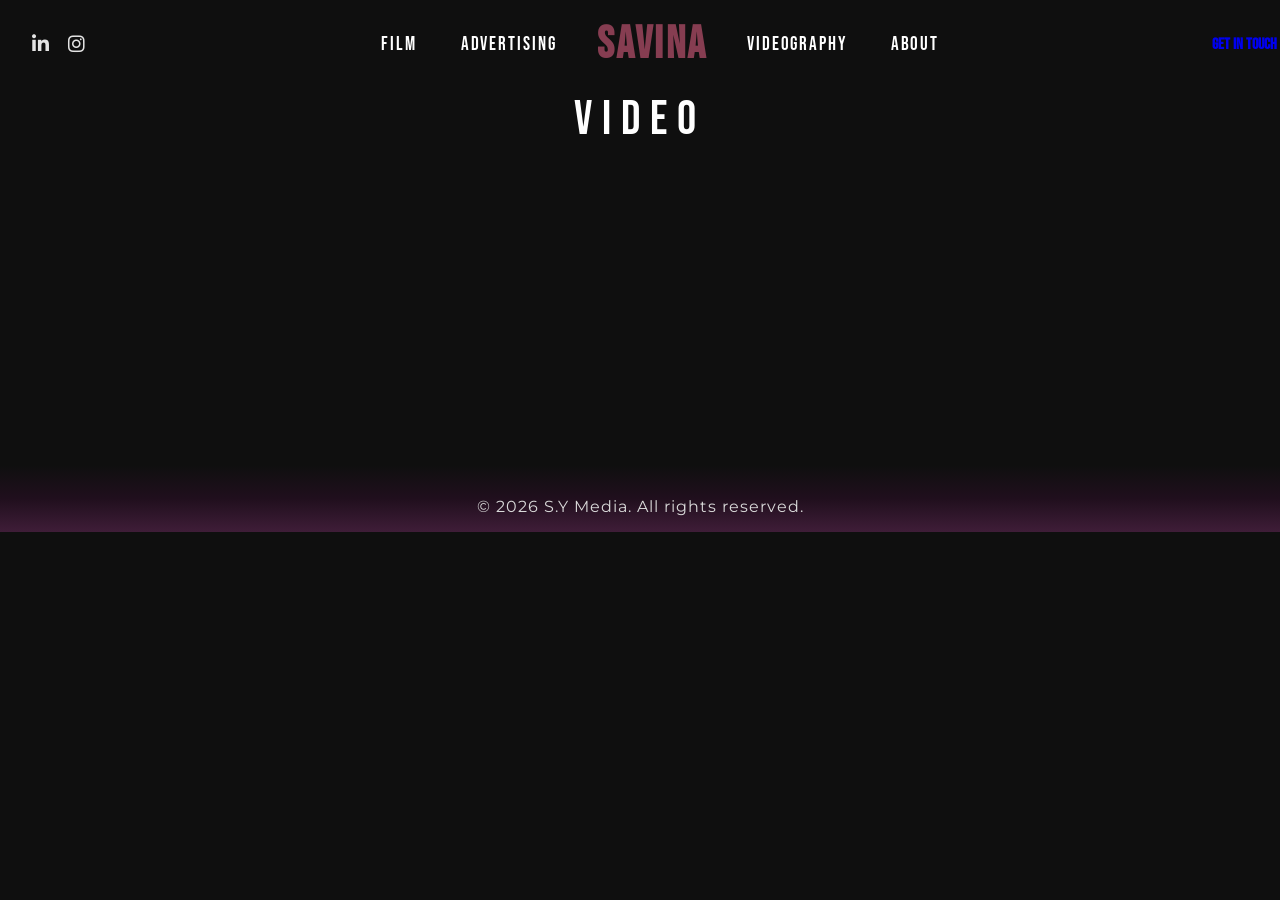
<file: video.html>
<!DOCTYPE html>
<html lang="en">

<head>
    <meta charset="UTF-8">
    <meta name="viewport" content="width=device-width, initial-scale=1.0">
    <title>Video</title>
    <link rel="stylesheet" href="style.css">
    <link rel="stylesheet" href="https://cdnjs.cloudflare.com/ajax/libs/font-awesome/6.5.1/css/all.min.css">
    <script src="script.js"></script>
</head>

<body>

    <div class="hero-video">
        <nav>
            <div class="icons">
                <a href="#"><i class="fa-brands fa-linkedin-in"></i></a>
                <a href="#"><i class="fa-brands fa-instagram"></i></a>
                <a href="#"><i class="fa-brands fa-email"></i></a>
            </div>
            <ul>
                <li><a href="#" class="underline-anim">Film</a></li>
                <li><a href="#" class="underline-anim">Advertising</a></li>
                <li><a href="#" class="savina-navbar">Savina</a></li>
                <li><a href="#" class="underline-anim">videography</a></li>
                <li><a href="#" class="underline-anim">About</a></li>
            </ul>
            <div class="get-in-touch">
                <a href="#">get in touch</a>
            </div>
        </nav>

        <header>
            <h1>Video</h1>
            <!-- <video src="./assets/background video/bg-vid.mp4" autoplay muted loop></video> -->
             <iframe width="560" height="315" src="https://www.youtube.com/embed/VY-sxpti3sA?si=Lr3EJAVeRduiLtMM" title="YouTube video player" frameborder="0" allow="accelerometer; autoplay; clipboard-write; encrypted-media; gyroscope; picture-in-picture; web-share" referrerpolicy="strict-origin-when-cross-origin" allowfullscreen></iframe>
        </header>
    </div>

    <footer>
        <p>&copy; 2026 S.Y Media. All rights reserved.</p>
    </footer>
</body>
</html>
</file>
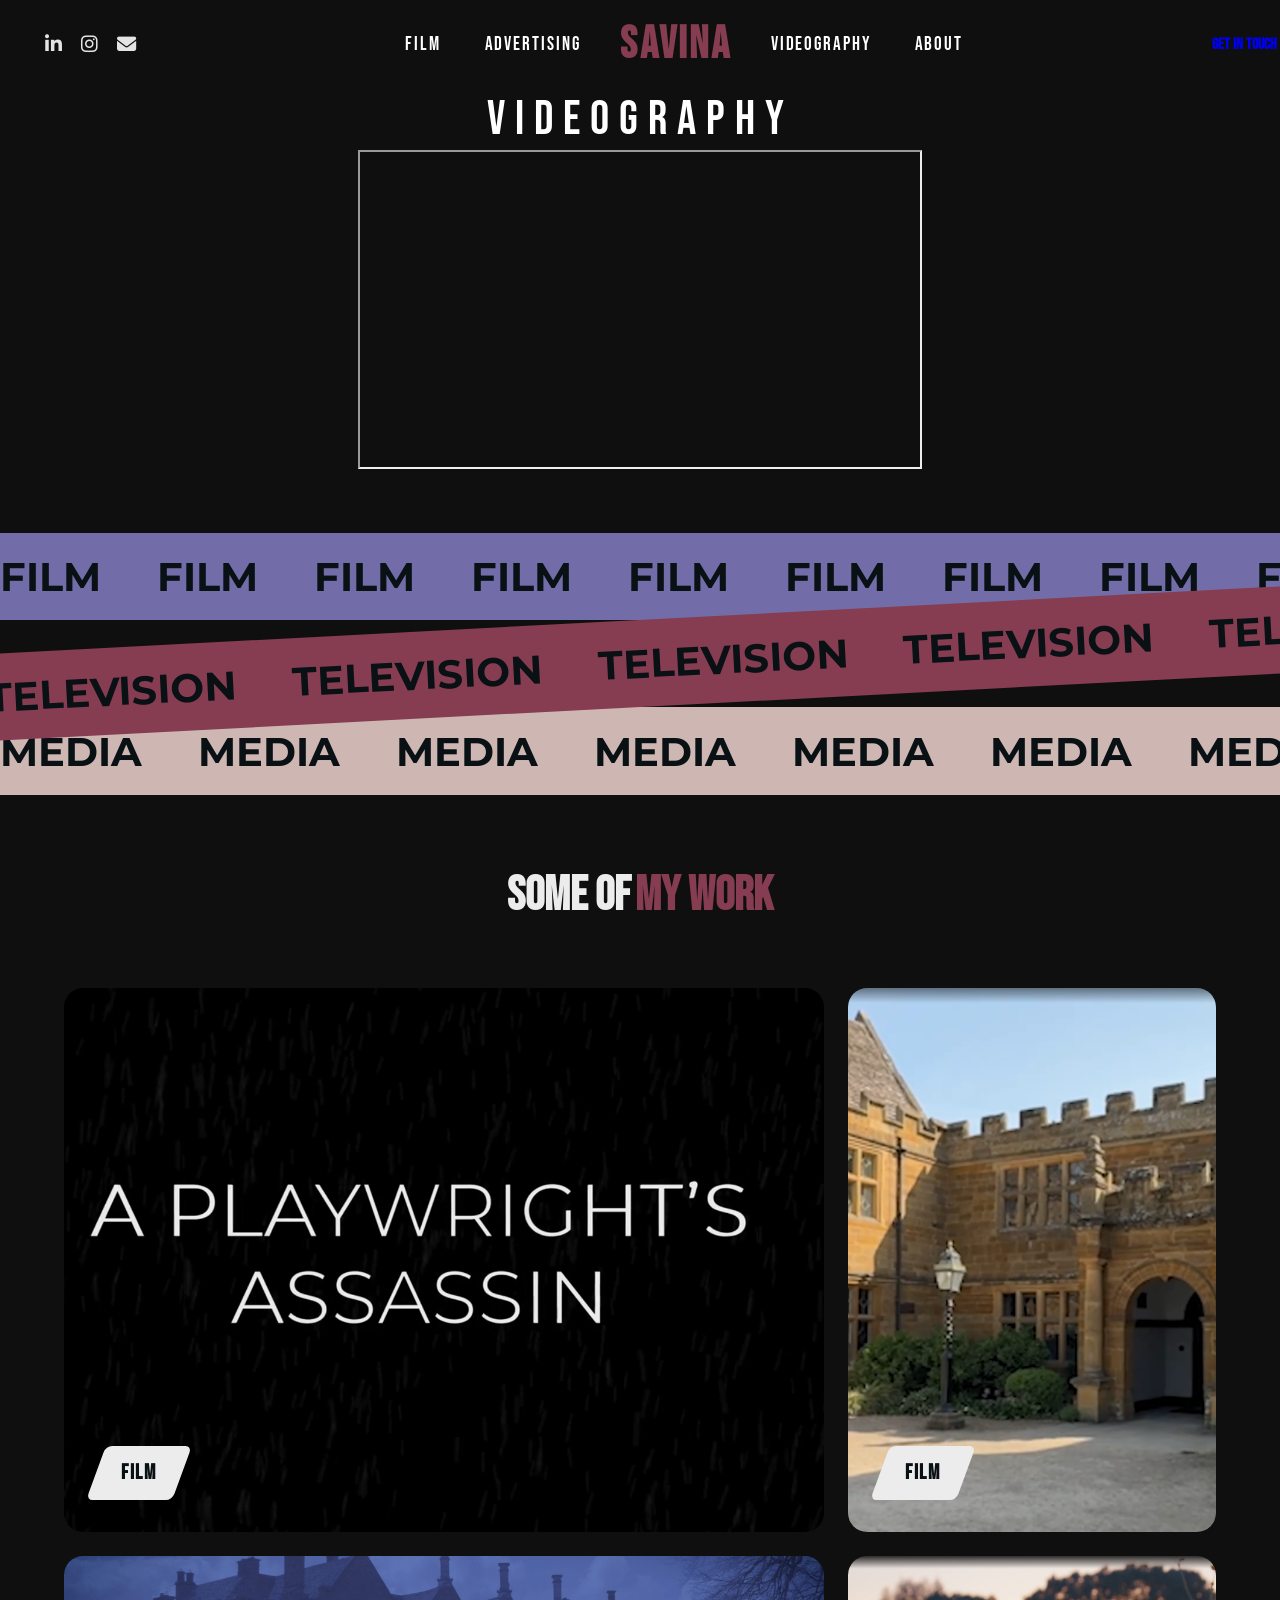
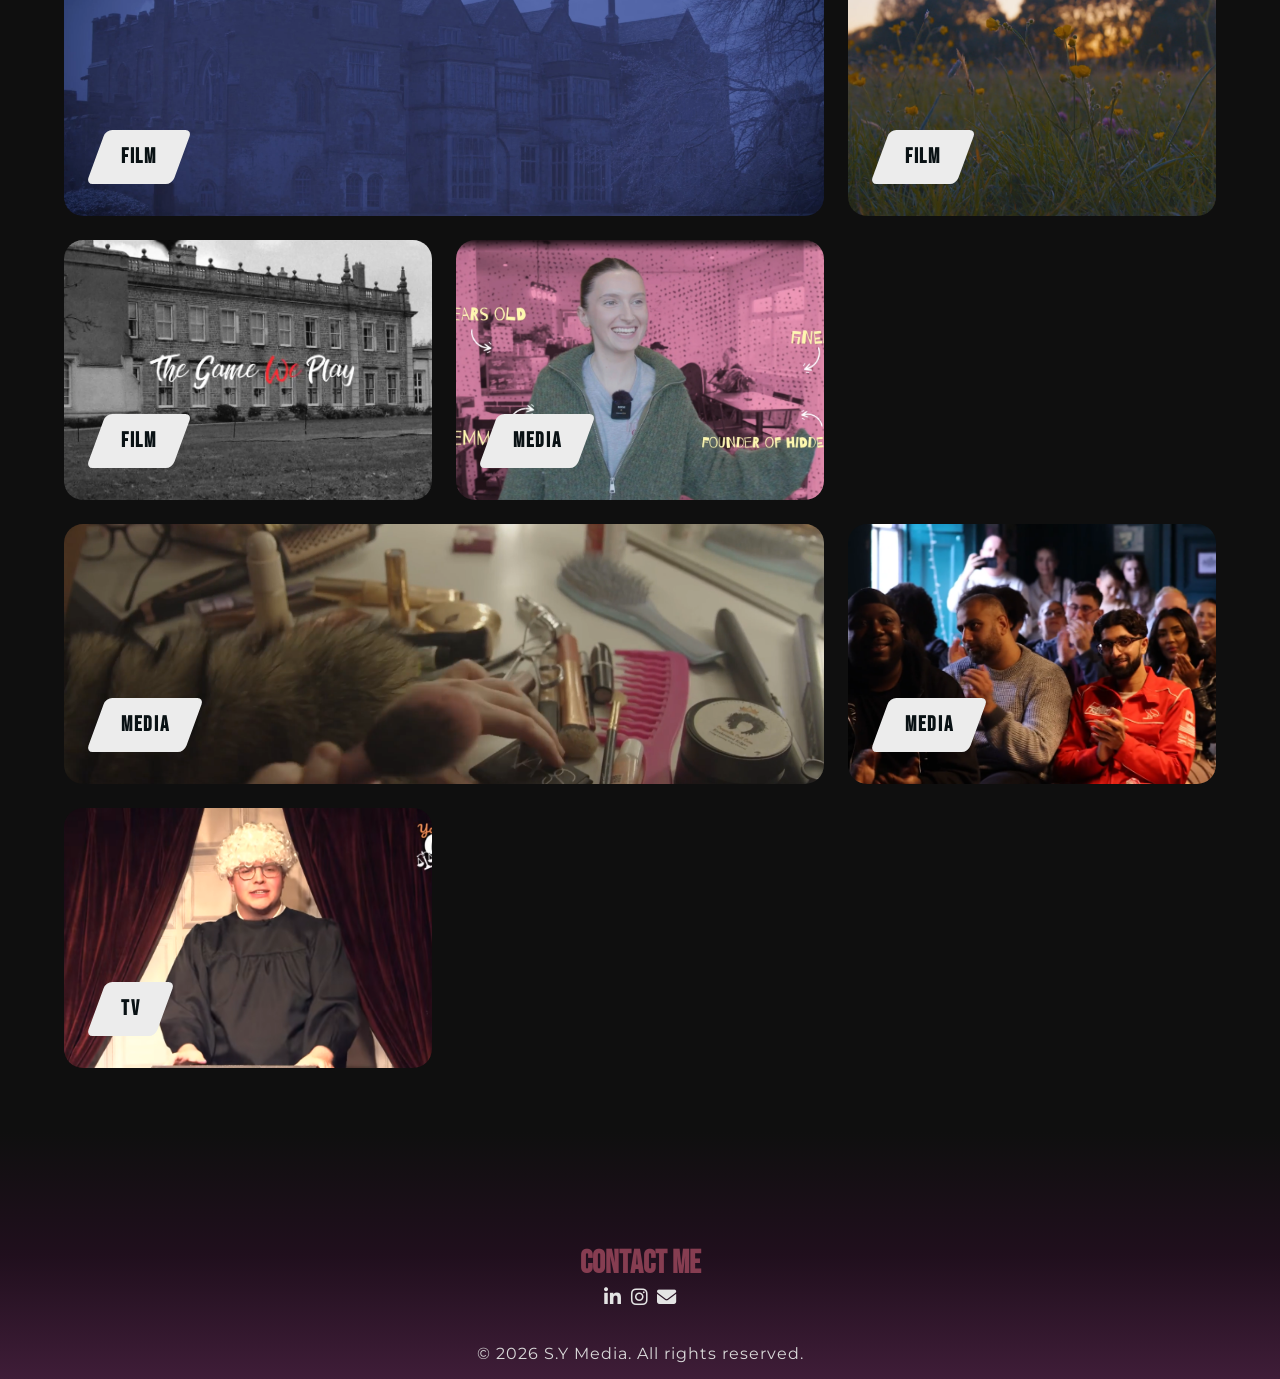
<file: videography.html>
<!DOCTYPE html>
<html lang="en">

<head>
    <meta charset="UTF-8">
    <meta name="viewport" content="width=device-width, initial-scale=1.0">
    <title>Videography</title>
    <link rel="stylesheet" href="style.css">
    <link rel="stylesheet" href="https://cdnjs.cloudflare.com/ajax/libs/font-awesome/6.5.1/css/all.min.css">
    <script src="script.js" defer></script>
</head>

<body>

    <div class="hero-videography">
        <nav>
            <a class="expand-nav"></a>
            <a class="retract-nav"></a>
            <div class="icons">
                <a href="https://www.linkedin.com/in/savina-y/" target="_blank"><i
                        class="fa-brands fa-linkedin-in"></i></a>
                <a href="https://www.instagram.com/savina.y.media/" target="_blank"><i
                        class="fa-brands fa-instagram"></i></a>
                <a href="mailto:savina.yona@gmail.com"><i class="fa-solid fa-envelope"></i></a>
            </div>
            <ul>
                <li><a href="index.html" class="savina-navbar-mobile">Home</a></li>
                <li><a href="/film.html" class="underline-anim">Film</a></li>
                <li><a href="/advertising.html" class="underline-anim">Advertising</a></li>
                <li class="hide-mobile"><a href="/index.html" class="savina-navbar">Savina</a></li>
                <li><a href="/videography.html" class="underline-anim">videography</a></li>
                <li><a href="/about.html" class="underline-anim">About</a></li>
            </ul>
            <div class="get-in-touch">
                <a href="mailto:savina.yona@gmail.com">get in touch</a>
            </div>
        </nav>

        <header class="videography">
            <h1>Videography</h1>
            <div>
                <iframe width="560" height="315" src="https://www.youtube.com/embed/VY-sxpti3sA?si=gYDKQlc7gXUD8-F0"
                    title="YouTube video player"
                    allow="accelerometer; autoplay; clipboard-write; encrypted-media; gyroscope; picture-in-picture; web-share"
                    referrerpolicy="strict-origin-when-cross-origin"></iframe>
            </div>
        </header>
    </div>


    <main>

        <div class="banners">
            <div class="banner banner-right">
                <div class="track">
                    <div class="group">
                        <span>FILM</span>
                        <span>FILM</span>
                        <span>FILM</span>
                        <span>FILM</span>
                        <span>FILM</span>
                        <span>FILM</span>
                        <span>FILM</span>
                        <span>FILM</span>
                    </div>

                    <div class="group" aria-hidden="true">
                        <span>FILM</span>
                        <span>FILM</span>
                        <span>FILM</span>
                        <span>FILM</span>
                        <span>FILM</span>
                        <span>FILM</span>
                        <span>FILM</span>
                        <span>FILM</span>
                    </div>
                </div>
            </div>

            <div class="banner banner-angled">
                <div class="track">
                    <div class="group">
                        <span>TELEVISION</span>
                        <span>TELEVISION</span>
                        <span>TELEVISION</span>
                        <span>TELEVISION</span>
                        <span>TELEVISION</span>
                        <span>TELEVISION</span>
                        <span>TELEVISION</span>
                        <span>TELEVISION</span>
                    </div>

                    <div class="group" aria-hidden="true">
                        <span>TELEVISION</span>
                        <span>TELEVISION</span>
                        <span>TELEVISION</span>
                        <span>TELEVISION</span>
                        <span>TELEVISION</span>
                        <span>TELEVISION</span>
                        <span>TELEVISION</span>
                        <span>TELEVISION</span>
                    </div>
                </div>
            </div>

            <div class="banner banner-left">
                <div class="track">
                    <div class="group">
                        <span>MEDIA</span>
                        <span>MEDIA</span>
                        <span>MEDIA</span>
                        <span>MEDIA</span>
                        <span>MEDIA</span>
                        <span>MEDIA</span>
                        <span>MEDIA</span>
                        <span>MEDIA</span>
                    </div>

                    <div class="group" aria-hidden="true">
                        <span>MEDIA</span>
                        <span>MEDIA</span>
                        <span>MEDIA</span>
                        <span>MEDIA</span>
                        <span>MEDIA</span>
                        <span>MEDIA</span>
                        <span>MEDIA</span>
                        <span>MEDIA</span>
                    </div>
                </div>
            </div>
        </div>

        <div class="my-work">
            <div class="work-title">
                <h1>some of</h1>
                <h1>my work</h1>
            </div>

            <div class="work-cards">

            </div>
        </div>
    </main>


    <footer>
        <div class="contact-me">
            <h1>Contact Me</h1>
            <div>
                <a href="https://www.linkedin.com/in/savina-y/" target="_blank"><i
                        class="fa-brands fa-linkedin-in"></i></a>
                <a href="https://www.instagram.com/savina.y.media/" target="_blank"><i
                        class="fa-brands fa-instagram"></i></a>
                <a href="mailto:savina.yona@gmail.com" target="_blank"><i class="fa-solid fa-envelope"></i></a>
            </div>
        </div>
        <p>&copy; 2026 S.Y Media. All rights reserved.</p>
    </footer>
</body>

</html>
</file>
<file: style.css>
@import url('https://fonts.googleapis.com/css2?family=Bebas+Neue&family=Titan+One&display=swap');
@import url('https://fonts.googleapis.com/css2?family=Montserrat:ital,wght@0,100..900;1,100..900&display=swap');



/* 
==================
= Global Designs =
==================
*/

:root {
    --accent-color: #863d51;
}

* {
    padding: 0;
    margin: 0;
}



/* Background Video */
.hero {
    position: relative;
    height: 100vh;
    overflow: hidden;
}

.hero::after {
    content: "";
    position: absolute;
    inset: 0;
    background: rgba(0, 0, 0, 0.562);
}

#bg-video {
    position: absolute;
    top: 0;
    left: 0;
    width: 100%;
    height: 100%;
    object-fit: cover;
    z-index: -1;
}

.hero nav {
    position: absolute;
    top: 0;
    left: 0;
    width: 100%;
}

.hero header {
    position: absolute;
    top: 40%;
    left: 50%;
    transform: translate(-50%, -50%);
    z-index: 1;
    text-align: center;
}

nav {
    z-index: 2;
}

.hero header {
    position: absolute;
    top: 40%;
    left: 50%;
    transform: translate(-50%, -50%);
    z-index: 2;
    text-align: center;
}



/* Navbar */
.savina-navbar-mobile {
    display: none;
}

nav {
    grid-area: nav;
    display: flex;
    align-items: center;
}

nav ul {
    display: flex;
    margin: 0 auto;
    gap: 1rem;
    align-items: center;
}

.cv {

    position: relative;
    isolation: isolate;
    margin: 2em 3em;
    letter-spacing: .2em;
    padding: .5em 1.2em;
    font-weight: 100;
    font-size: 1.15em;
    cursor: pointer;
}

.cv::before {
    content: "";
    position: absolute;
    inset: 0;
    background: var(--accent-color);
    transform: skew(340deg);
    z-index: 0;
}

.cv:hover::before {
    background: #7c3b4c;
}

.cv a {
    position: relative;
    color: white;
    z-index: 1;
    font-weight: 500;
}

.savina-navbar {
    width: auto;
    max-width: none;
    font-size: 2.8em;
    letter-spacing: .05em;
    color: var(--accent-color);
    font-weight: 1000;
    align-self: center;
    margin: 0;
}

nav .icons {
    margin-left: 1.5em;
}

nav i,
.contact-me i {
    padding: .25em;
    font-size: 1.2em;
    color: #e4e4e4;

}

.icons a .contact-me .icons a .contact-me a {
    display: inline-flex;
    width: 45px;
    height: 45px;
    align-items: center;
    justify-content: center;
    border-radius: 50%;
    color: #091114;
    transition:
        transform 0.3s ease,
        color 0.3s ease,
        text-shadow 0.3s ease;
}


/* LinkedIn */
.icons a:nth-child(1):hover,
.contact-me a:nth-child(1):hover {
    color: white;
    text-shadow:
        0 0 10px #0ce5da,
        0 0 20px #0ce5da;
    transform: translateY(-3px) scale(1.1);
}


/* Instagram */
.icons a:nth-child(2):hover,
.contact-me a:nth-child(2):hover {
    color: white;
    text-shadow:
        0 0 8px #833ab4,
        0 0 16px #c13584;
    transform: translateY(-3px) scale(1.1);
}


/* Email */
.icons a:nth-child(3):hover,
.contact-me a:nth-child(3):hover {
    color: white;
    text-shadow:
        0 0 8px #dfc1c1,
        0 0 16px #c13584;
    transform: translateY(-3px) scale(1.1);
}

nav li {
    list-style: none
}

nav a {
    margin: 0.5em;
    margin: .2em;
    font-weight: 600;
    text-transform: uppercase;
    text-decoration: none;
}

nav ul a {
    position: relative;
    letter-spacing: .1em;
    padding: 0 10px;
    display: block;
    color: #fff;
    font-weight: 200;
    font-size: 1.2em;
    line-height: 2em;
}

nav ul a.underline-anim::after {
    content: "";
    position: absolute;
    left: 0;
    bottom: -3px;
    width: 100%;
    height: 2px;
    background: white;
    transform: scaleX(0);
    transform-origin: center;
    transition: transform 0.4s ease;
}

nav ul a:hover::after {
    transform: scaleX(1);
}



/* Header */
header {
    background-color: transparent;
    color: white;
    grid-area: header;
    display: flex;
    justify-content: center;
    align-items: center;
    flex-direction: column;
}

header div {
    display: flex;
    flex-direction: row;
    justify-content: center;
    align-items: center;
}

header h1 {
    text-transform: uppercase;
    letter-spacing: .03em;
    padding: 0em .15em;
    font-size: 5em;
    line-height: 85px;
    font-weight: 900;
}

header div h1 {
    font-family: "Montserrat", sans-serif;
    background: linear-gradient(110deg, #ffffff, var(--accent-color));
    -webkit-background-clip: text;
    -webkit-text-fill-color: transparent;
}

header>h1 {
    font-size: 3em;
    font-weight: 400;
    line-height: 60px;
    letter-spacing: 10px;
}



/* Headers without the background video */
.hero-film,
.hero-media,
.hero-tv,
.hero-about {
    background: linear-gradient(180deg, #5e2a53, #30162b, #7e4372, #0f0f0f);
    height: min-content;
}

.film,
.media,
.tv,
.about {
    display: flex;
    flex-direction: column;
    align-items: center;
    justify-content: center;

    margin: 7% 0;
    height: 100%;
}

.film h1,
.media h1,
.tv h1,
.about h1 {
    font-family: "Montserrat", sans-serif;
    font-size: 3em;
    font-weight: 900;
    text-transform: uppercase;
    letter-spacing: .1em;
    color: var(--accent-color);
}

.film div,
.media div,
.tv div {
    display: flex;
    margin-top: 3%;
    max-width: 50rem;
    width: 80%;
    align-items: center;
    justify-content: center;
    flex-direction: column;
}

.film iframe,
.media iframe,
.tv iframe {
    width: 100%;
    aspect-ratio: 16 / 9;
    border-radius: 1em;
    cursor: pointer;
    border: none;
}

.tv iframe {
    width: 75%;
}


/* About */
.about-container {
    display: flex;

    max-width: 50rem;
    width: 40%;
    margin: 3em 0;
    border: 2px solid #09111436;
    border-top-left-radius: 2em;
    border-top-right-radius: 2em;
    border-bottom-right-radius: .4em;
    border-bottom-left-radius: .4em;
    flex-direction: column-reverse;
}

.about-writing {
    display: flex;
    flex-direction: column;
    gap: 1em;
    align-items: center;
    justify-content: center;
}

.film div p,
.media div p,
.tv div p,
.about-writing p {
    font-family: "Montserrat", sans-serif;
    text-align: center;
    padding: 0 4em;
    margin: 1em .3em;
    color: #fff;
    font-size: clamp(.9em, 1.2vw, 1.15em);
    font-weight: 400;
    max-width: 800px;
}

.film div p,
.media div p,
.tv div p {
    margin: 2em 0;
    margin-bottom: 20%;
}


.about img {
    width: 100%;
    height: 100%;
    object-fit: cover;

    border-top-left-radius: 1.8em;
    border-top-right-radius: 1.8em;

    border-bottom-right-radius: .2em;
    border-bottom-left-radius: .2em;
}


/* Aside */
aside {
    grid-area: aside;
    background-color: var(--accent-color);
    padding: 1em;
    position: relative;
    display: flex;
    flex-direction: column;
    justify-content: center;
    align-items: center;
}

#aside-card {
    position: relative;
    display: grid;
    grid-template-columns: 1fr 1fr;
    background-color: var(--accent-color);
    margin: 4em 5em;
    justify-items: center;
    align-items: center;
}

#aside-card p {
    font-family: "Montserrat", sans-serif;
    text-align: center;
    padding: 15% 1em;
    padding-left: 10%;
    color: #fff;
    font-size: clamp(.9em, 1.2vw, 1.15em);
    font-weight: 400;
}

aside iframe {
    max-width: 40rem;
    width: 100%;
    aspect-ratio: 16 / 9;
    border-radius: 1em;
    cursor: pointer;
    border: none;
}

.ad-bttn {
    position: absolute;
    top: 0;
    left: 50%;
    transform: translate(-50%, -99%);

    width: 20%;
    background: var(--accent-color);
    color: white;
    padding: .74em 4em;
    text-transform: uppercase;
    clip-path: polygon(8% 0, 92% 0, 100% 100%, 0% 100%);

    display: flex;
    align-items: center;
    justify-content: center;

    z-index: 10;
}

.ad-bttn a {
    color: #fff;
    text-align: center;
    text-decoration: none;
    font-size: 1.7em;
    font-weight: 100;
    letter-spacing: .08em;
}


/* Main */
main {
    background-color: #0f0f0f;
    color: white;
    grid-area: main;
}


/* My work cards */
.work-cards {
    display: grid;
    grid-template-columns: repeat(auto-fit, minmax(280px, 1fr));
    grid-auto-rows: 260px;
    gap: 1.5rem;
    margin: 4em 5vw;
}


/* Base card */
.card {
    position: relative;
    overflow: hidden;
    border-radius: 1.2rem;
    background: #111;
    transition:
        transform 0.3s ease,
        box-shadow 0.3s ease;
}


/* Images */
.work-cards img {
    width: 100%;
    height: 100%;
    object-fit: cover;
    display: block;
    transition: transform 0.4s ease;
    cursor: pointer;
}


/* Slanted button */
.slanted-bttn {
    position: absolute;
    left: 2rem;
    bottom: 2rem;
    display: inline-block;
    z-index: 5;
}


/* Slanted button background */
.slanted-bttn::before {
    content: "";
    position: absolute;
    inset: 0;
    background: #ececec;
    transform: skew(-20deg);
    border-radius: 0.4rem;
    z-index: -1;
}


/* Slanted button text */
.slanted-bttn a {
    position: relative;
    display: inline-block;
    color: #091114;
    text-decoration: none;
    font-size: clamp(1rem, 2vw, 1.3rem);
    letter-spacing: .08em;
    padding: 0.7em 1.2em;
    font-weight: 600;
    z-index: 2;
}


/* Work Title */
.work-title,
.showreel-title {
    margin-top: 3em;
    display: flex;
    flex-direction: row;
    justify-content: center;
    align-items: center;
    font-size: 1.5em;
    gap: .2em;
    margin-bottom: 1em;
}

.showreel-title {
    gap: .1em;
}

.showreel {
    margin: 1em 0;
    margin-bottom: 8em;
    display: flex;
    flex-direction: column;
    align-items: center;
    justify-content: center;
}

.showreel iframe {
    max-width: 50rem;
    width: 40%;
    aspect-ratio: 16 / 9;
    border-radius: 1em;
    cursor: pointer;
    border: none;
}

.showreel h1:nth-child(1),
.work-title h1:nth-child(1) {
    color: #ececec;
}

.showreel h1:nth-child(2),
.work-title h1:nth-child(2) {
    color: var(--accent-color);
}



/* Footer */
footer {
    display: flex;
    align-items: center;
    flex-direction: column;
    justify-content: center;
}

.contact-me {
    margin-top: 7em;
    display: flex;
    flex-direction: column;
    align-items: center;
    justify-content: center;
}

.contact-me div {
    display: flex;
}

.contact-me h1 {
    color: var(--accent-color);
}

footer {
    grid-area: footer;
    background: linear-gradient(180deg, #0f0f0f, #200f1d, #3f1d38);
}

footer p {
    font-family: "Montserrat", sans-serif;
    font-size: 1em;
    letter-spacing: 1px;
    margin: 1em;
    margin-top: 2em;
    text-align: center;
    color: #dadada;
}



/* Grid Layout */
body {
    font-family: "Bebas Neue", sans-serif;
    background-color: #0f0f0f;
    display: grid;
    grid-template-columns: 100%;
    grid-template-rows: auto;
    grid-template-areas:
        "nav"
        "header"
        "aside"
        "main"
        "footer";
}





/* Desktop */
@media (min-width: 900px) {

    /* Animated banner */
    .banners {
        display: flex;
        flex-direction: column;
        overflow: hidden;
        margin: 4em 0;
    }

    .banner {
        overflow: hidden;
        white-space: nowrap;
        padding: 1.2em 0;
    }

    /* colors */
    .banner:nth-child(1) {
        background-color: #726DA8;
    }

    .banner:nth-child(2) {
        background-color: var(--accent-color);
        z-index: 5;
    }

    .banner:nth-child(3) {
        background-color: #CEB7B3;
    }

    .banner-angled {
        transform: rotate(-3deg);
        width: 150%;
        margin-left: -25%;
    }

    /* marquee system */
    .track {
        display: flex;
        width: max-content;
    }

    /* each half */
    .group {
        display: flex;
    }

    /* text */
    .track span {
        font-family: "Montserrat", sans-serif;
        font-size: 2.5rem;
        font-weight: bold;
        color: #091114;
        padding-right: 3.5rem;
    }

    @keyframes marquee {
        from {
            transform: translateX(0);
        }

        to {
            transform: translateX(-50%);
        }
    }

    /* apply animation */
    .banner-right .track,
    .banner-left .track {
        animation: marquee 100s linear infinite;
    }

    .banner-angled .track {
        animation: marquee 80s linear infinite;
    }


    /* Cards */
    .card:hover {
        transform: translateY(-6px);
        box-shadow: 0 12px 30px rgba(0, 0, 0, 0.25);
    }

    .card:hover img {
        transform: scale(1.05);
    }

    /* Featured variations */
    .card.large {
        grid-column: span 2;
        grid-row: span 2;
    }

    .card.wide {
        grid-column: span 2;
    }

    .card.tall {
        grid-row: span 2;
    }

    /* Slanted button hover */
    .slanted-bttn:hover::before {
        transform: skew(-20deg) scale(1.05);
        background: #ffffff;
    }
}




/* Mobile */
@media (max-width: 900px) {

    /* Navbar */
    .cv {
        position: absolute;
        top: -2.5%;
        right: -5%;

        pointer-events: auto;
        width: 6.5em;
    }

    .cv a {
        font-size: .8em;
        font-weight: 400;
    }

    .retract-nav {
        display: none;
    }

    .savina-navbar,
    .hide-mobile {
        display: none;
    }

    .icons {
        display: none;
    }

    nav {
        pointer-events: none;
        position: absolute;
        flex-direction: column;
        align-items: flex-start;
        justify-content: center;
        z-index: 1000;
        width: 100vw;
    }

    nav::before {
        content: "";
        position: absolute;
        inset: 0;
        background-color: #36151eee;
        z-index: 1;

        transform: translateX(-100%);
        transition: transform 0.4s ease-in-out;
    }

    nav ul {
        margin: .9em;
        margin-top: 7em;
        z-index: 1000;
        display: flex;
        flex-direction: column;
        align-items: flex-start;
        justify-content: flex-start;

        transform: translateX(-200%);
        transition: transform 0.4s ease-in-out;
    }


    nav.open::before {
        transform: translateX(0);
    }

    nav.open {
        pointer-events: auto;
    }

    nav.open ul {
        transform: translateX(0);
    }

    .savina-navbar-mobile {
        display: block;
    }

    /* BURGER ICON */
    .expand-nav,
    .retract-nav {
        position: absolute;
        top: 1.5rem;
        left: 1.5rem;
        height: 2em;
        width: 2.5em;
        z-index: 2000;
        border-top: .35em solid white;
        border-bottom: .35em solid white;
    }

    .expand-nav::before,
    .retract-nav::before {
        content: '';
        position: absolute;
        top: 50%;
        left: 0;
        width: 100%;
        transform: translateY(-50%);
        border-top: .35em solid white;
        transition: all 0.15s ease;
    }


    .expand-nav:active,
    .retract-nav:active {
        box-shadow: inset 0 3px 6px rgba(0, 0, 0, 0.5);
        transform: translateY(1px) scale(.96);
    }



    /* Header */
    .hero header {
        position: absolute;
        top: 40%;
        left: 50%;
        transform: translate(-50%, -50%);
        text-align: center;
        z-index: 2;
    }



    /* Headers without the background video */
    .film,
    .media,
    .tv,
    .about {
        margin: 40% 0;
    }

    .film h1,
    .media h1,
    .tv h1,
    .about h1 {
        font-size: 2em;
    }

    .showreel iframe,
    .film div,
    .media div {
        width: 90%;
        margin: 5% 0;
    }

    .showreel iframe {
        margin: 0;
    }

    .tv iframe {
        margin-top: 1em;
        width: 100%;
        height: 100%;
    }

    .film div p,
    .media div p,
    .tv div p {
        padding: 0;
        margin: 1em .3em;
        margin-bottom: 7em;
        color: #fff;
        font-size: clamp(.9em, 1.2vw, 1.15em);
        font-weight: 400;
        max-width: 800px;
    }



    /* Aside */
    #aside-card {
        width: 100%;
        grid-template-columns: 1fr;
        justify-items: center;
        align-items: center;
        overflow: hidden;
    }

    #aside-card p {
        font-size: 1em;
        width: 90%;
    }

    .ad-bttn {
        position: absolute;
        top: 0;
        left: 50%;
        transform: translate(-50%, -99%);

        width: 40%;
        background: var(--accent-color);
        color: white;
        padding: .74em 4em;
        text-transform: uppercase;
        clip-path: polygon(15% 0, 85% 0, 100% 100%, 0% 100%);

        display: flex;
        align-items: center;
        justify-content: center;

        z-index: 10;
    }

    .ad-bttn a {
        font-size: 1.4em;
        letter-spacing: .1em;
    }




    /* About */
    .about-container {
        max-width: 30rem;
        width: 80%;
    }

    .about-writing {
        gap: 1em;
    }

    .about-writing p {
        padding: 0 1em;
        margin: 1em .3em;
        font-size: .9em;
    }


    .about img {
        margin-bottom: 2em;
    }




    /* Main */
    .banners {
        display: none;
    }

    .my-work {
        display: flex;
        flex-direction: column;
        align-items: center;
    }

    .work-cards {
        width: 80%;
        grid-template-columns: 1fr;
        gap: 3rem;
        margin: 1em 0em;
        margin-bottom: 3em;
    }



    /* Footer */
    footer p {
        font-size: .9em;
        margin: 1em 0;
        margin-top: 2em;
    }
}
</file>
